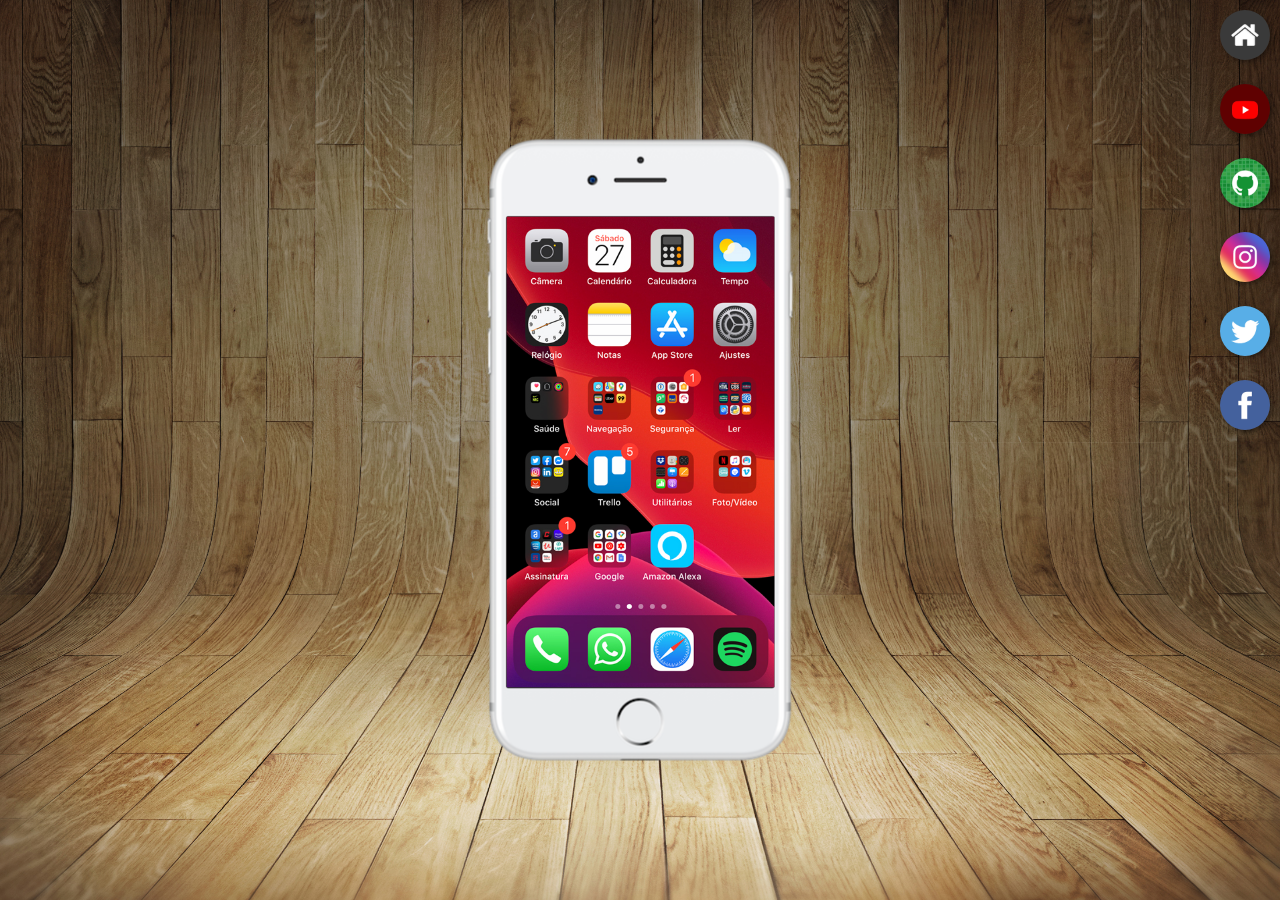
<file: index.html>
<!DOCTYPE html>
<html lang="pt-br">
<head>
    <meta charset="UTF-8">
    <meta http-equiv="X-UA-Compatible" content="IE=edge">
    <meta name="viewport" content="width=device-width, initial-scale=1.0">
    <link rel="shortcut icon" href="favicon.ico" type="image/x-icon">
    <link rel="stylesheet" href="estilos/style.css">
    <title>Projetos Redes Sociais</title>
</head>
<body>
    <main>
        <section id="telefone">
          <iframe src="home.html" name="tela" id="tela" frameborder="0">
            Seu navegador não é compatível com isso!
          </iframe>
        </section>

        <section id="redes-sociais">
            <a href="home.html" target="tela"><img src="imagens/logo-home.jpg" alt="Home"></a> <br>
            <a href="youtube.html" target="tela">
                <img src="imagens/logo-youtube.jpg" alt="You Tube">
            </a> <br>
            <a href="github.html" target="tela"> <img src="imagens/logo-github.jpg" alt="GitHub"></a> <br>
            <a href="instagram.html" target="tela"><img src="imagens/logo-instagram.jpg" alt="Instagram"></a> <br>
            <a href="twitter.html" target="tela"><img src="imagens/logo-twitter.jpg" alt="Twitter"></a> <br>
            <a href="facebook.html" target="tela"><img src="imagens/logo-facebook.jpg" alt="Facebook"></a>


        </section>
    </main>
</body>
</html>
</file>
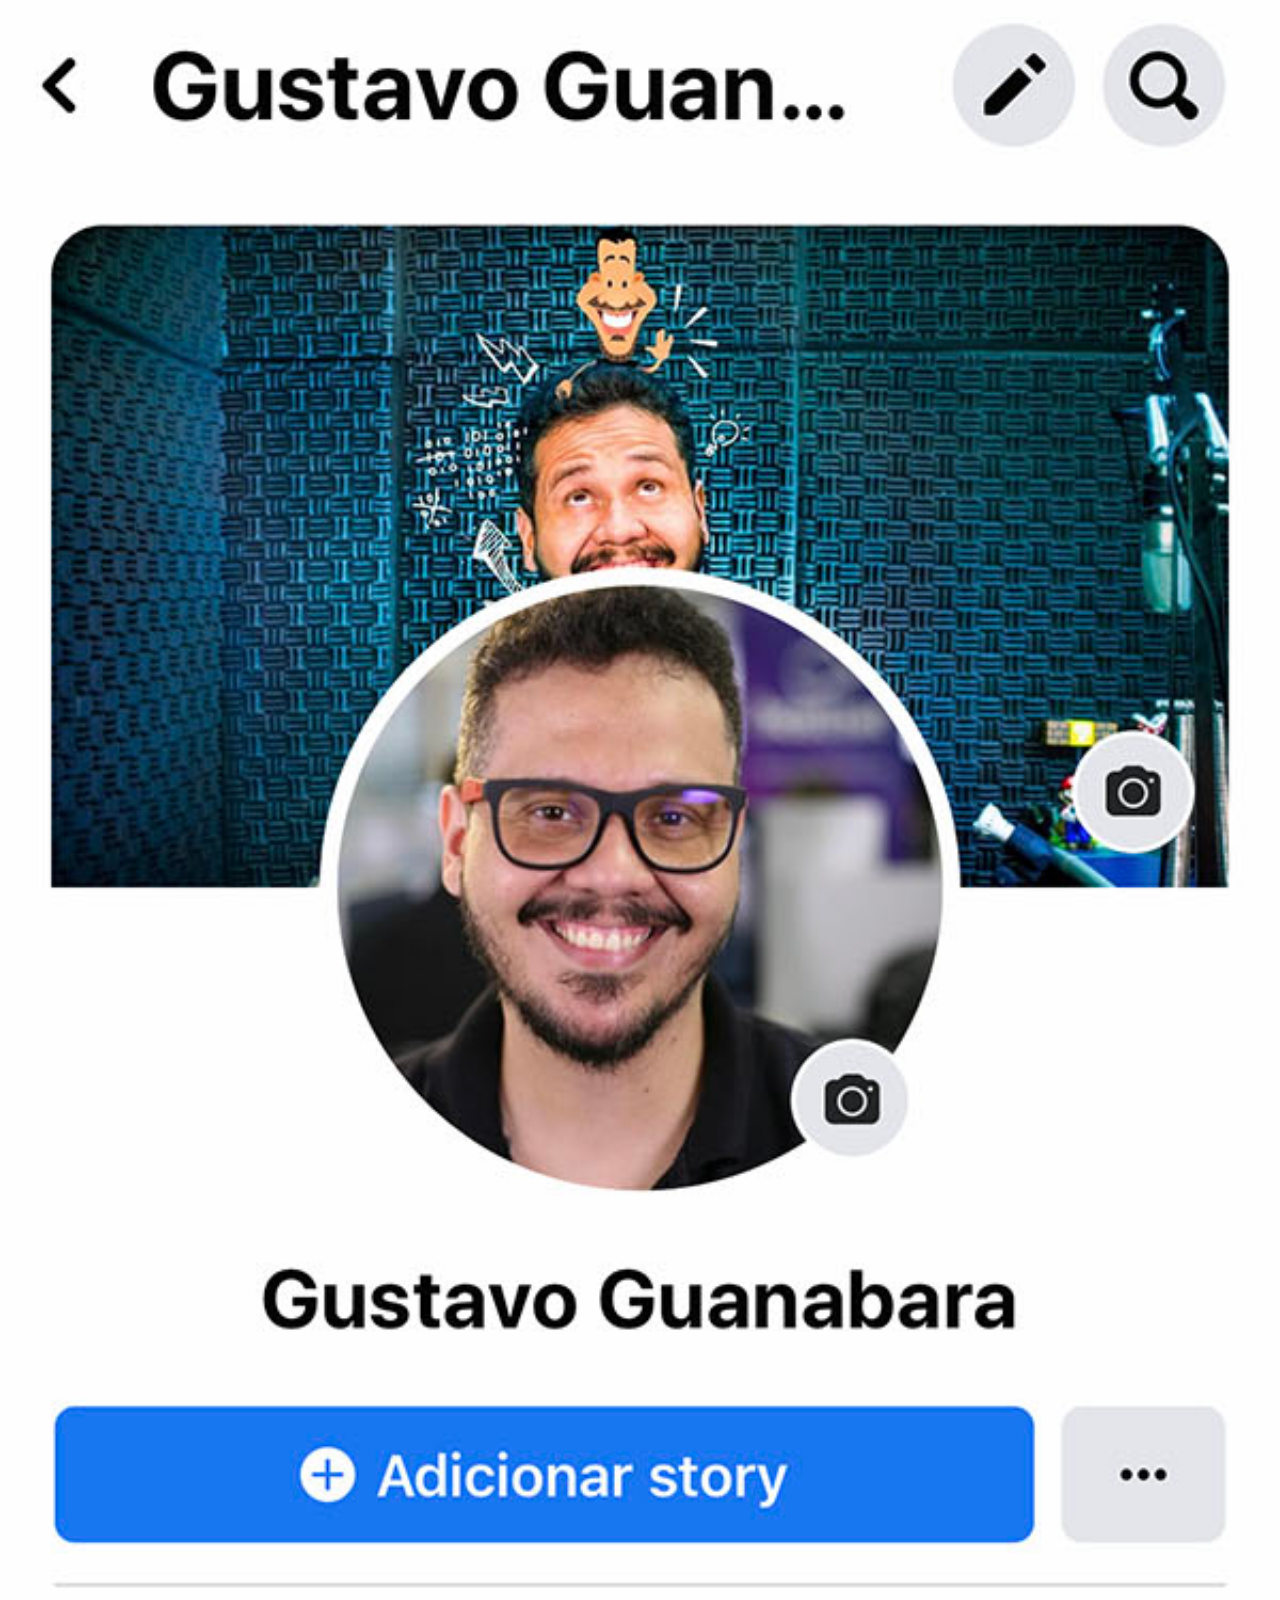
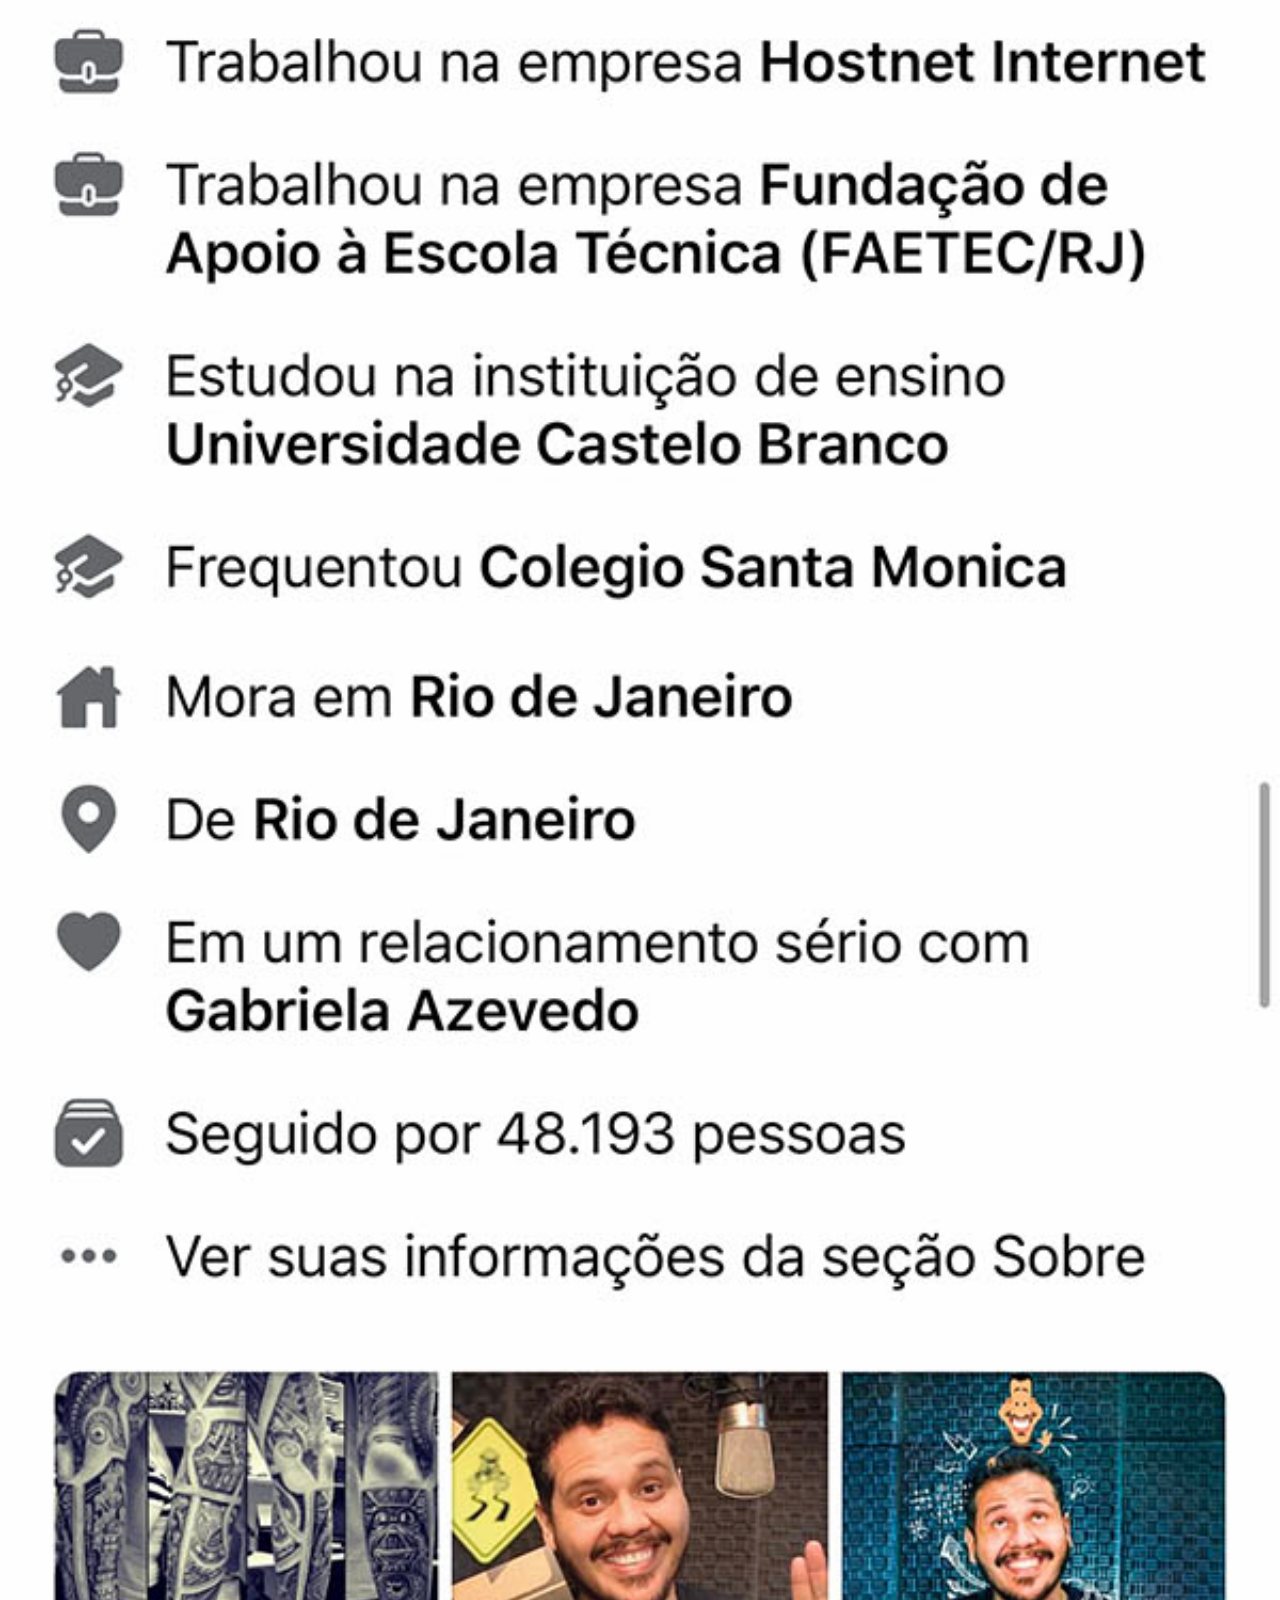
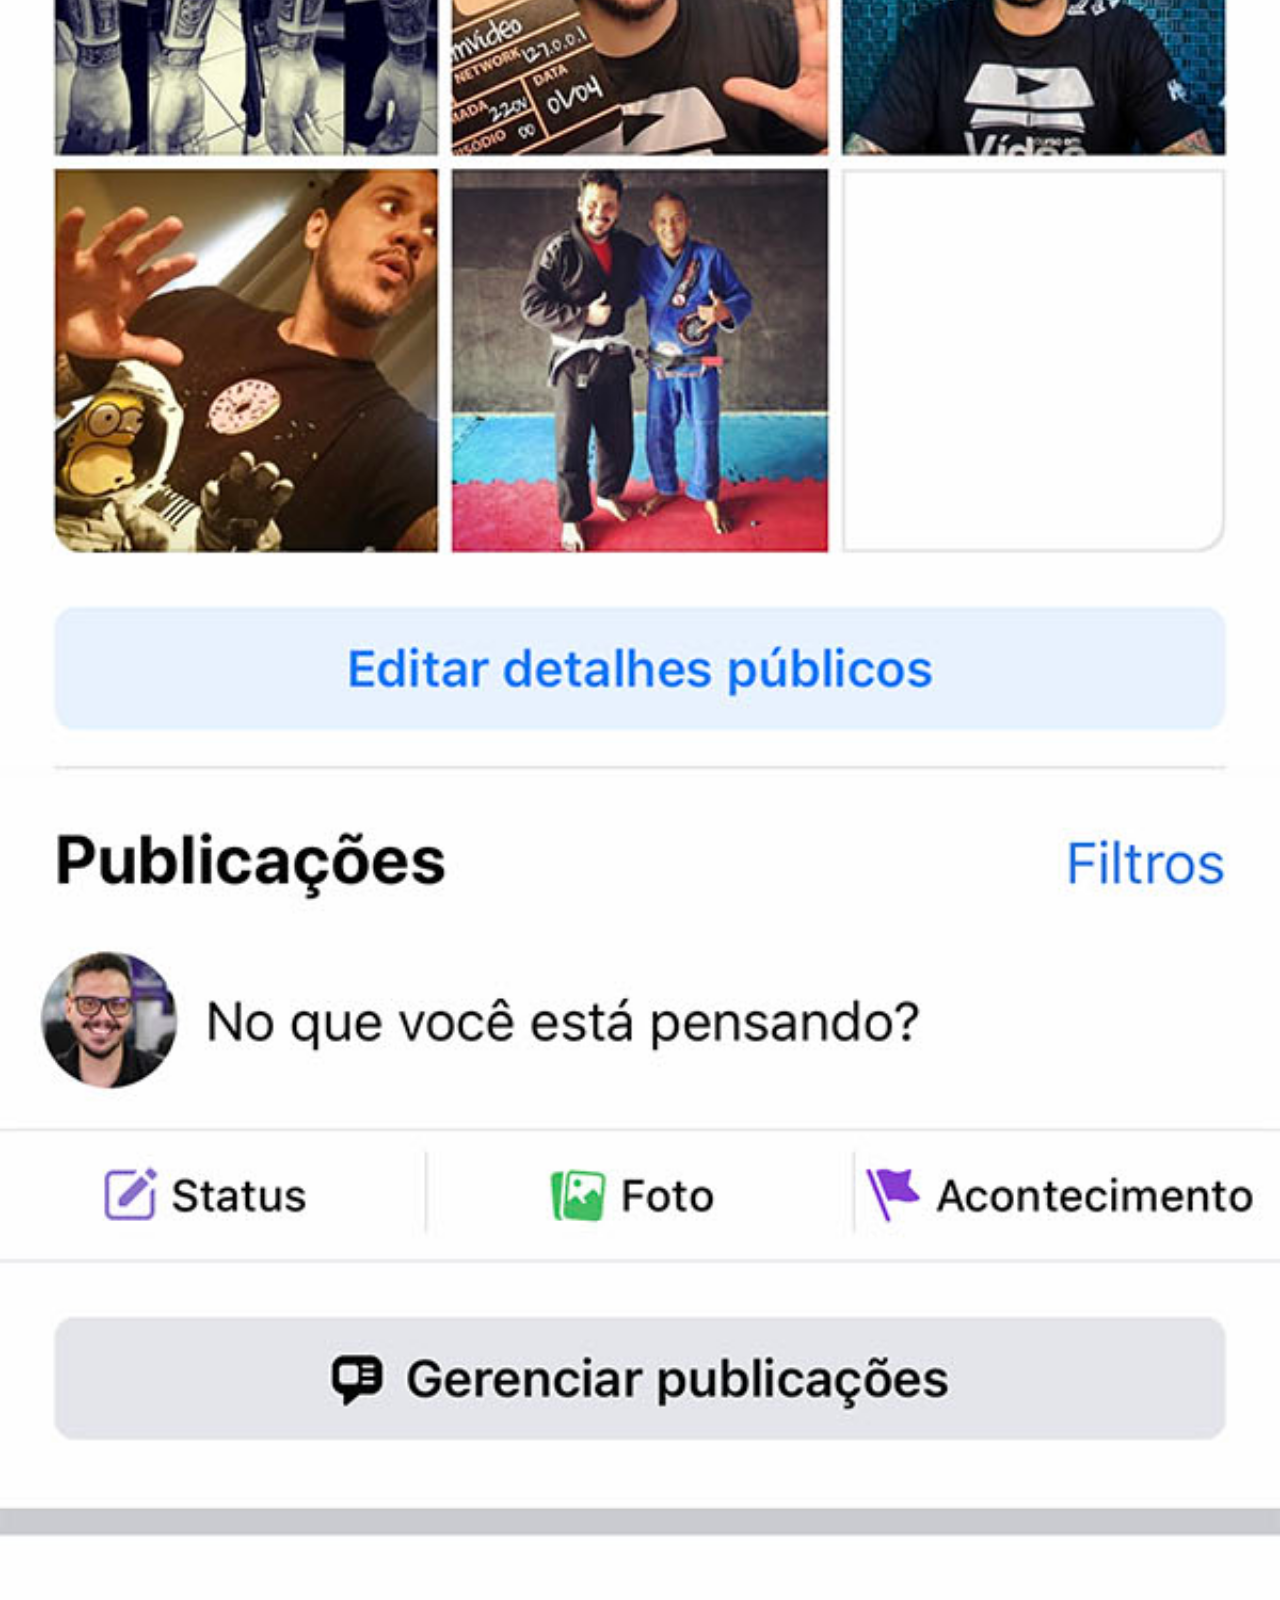
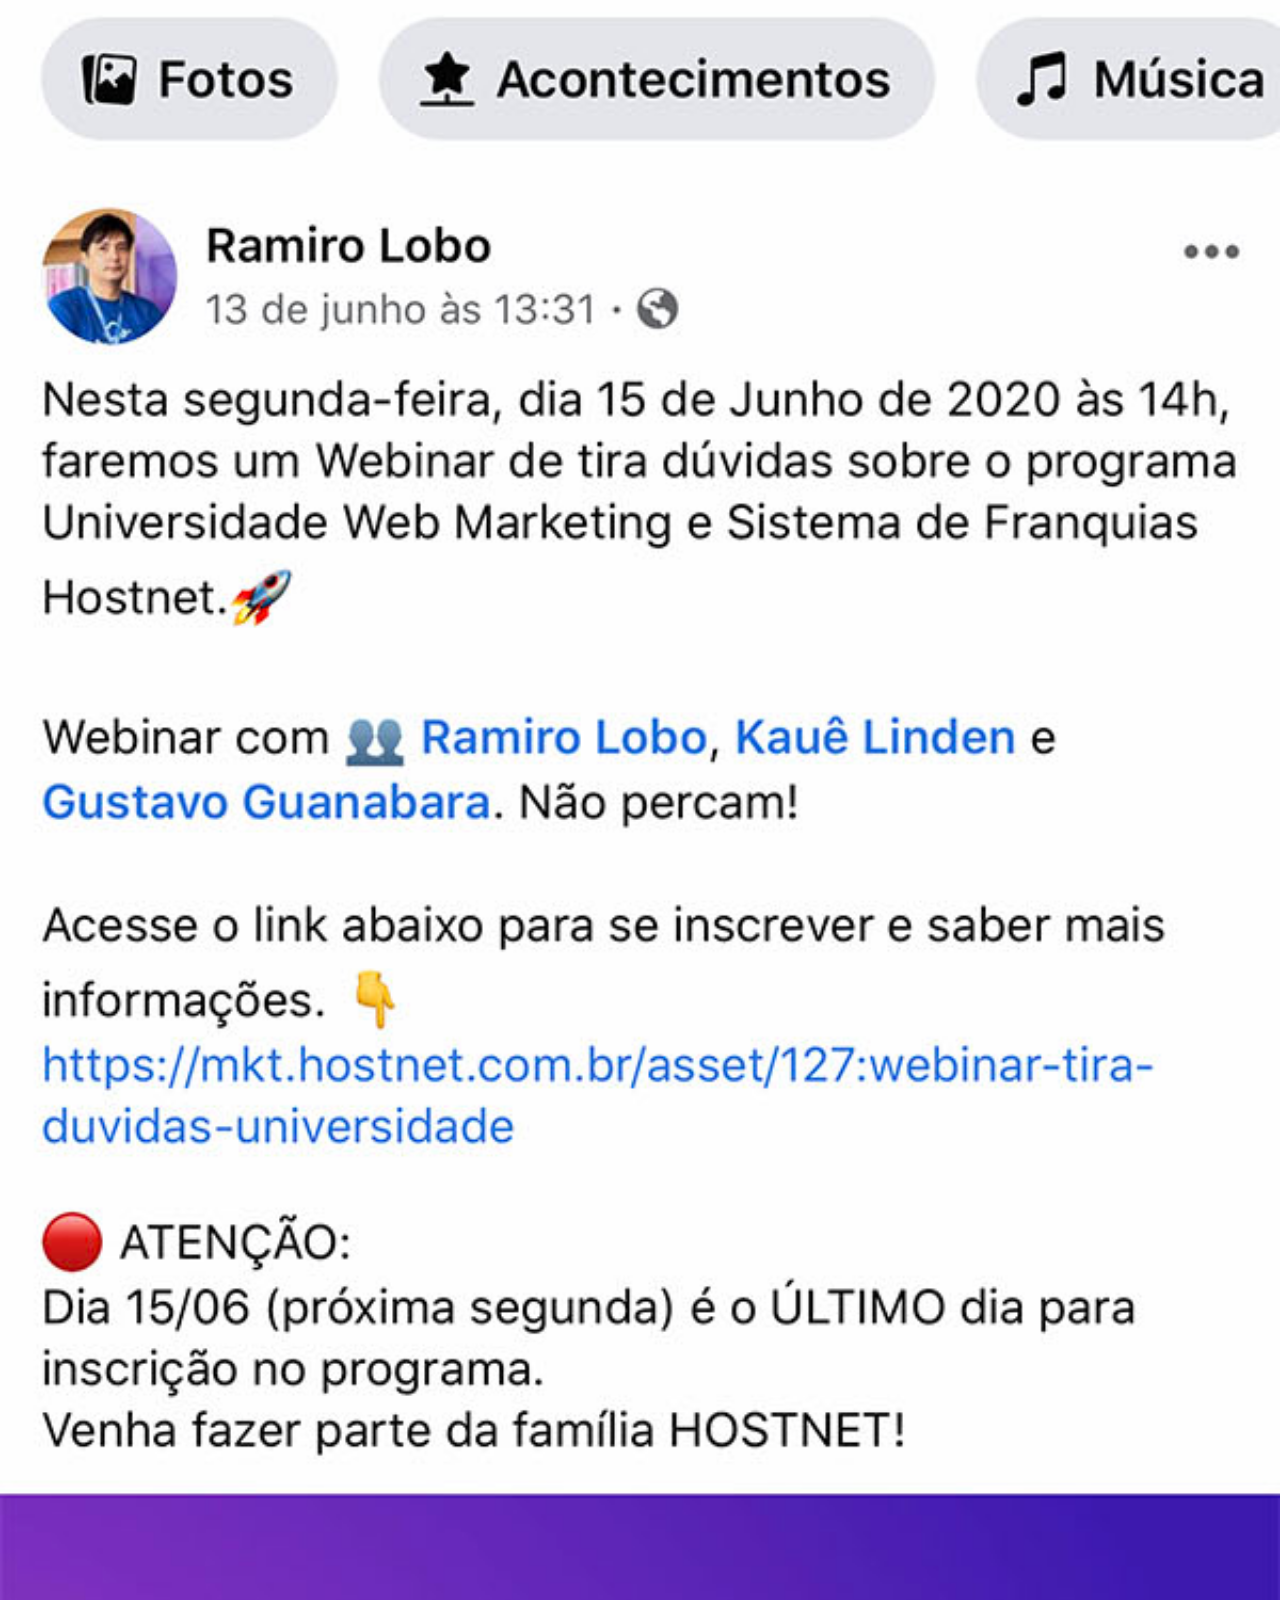
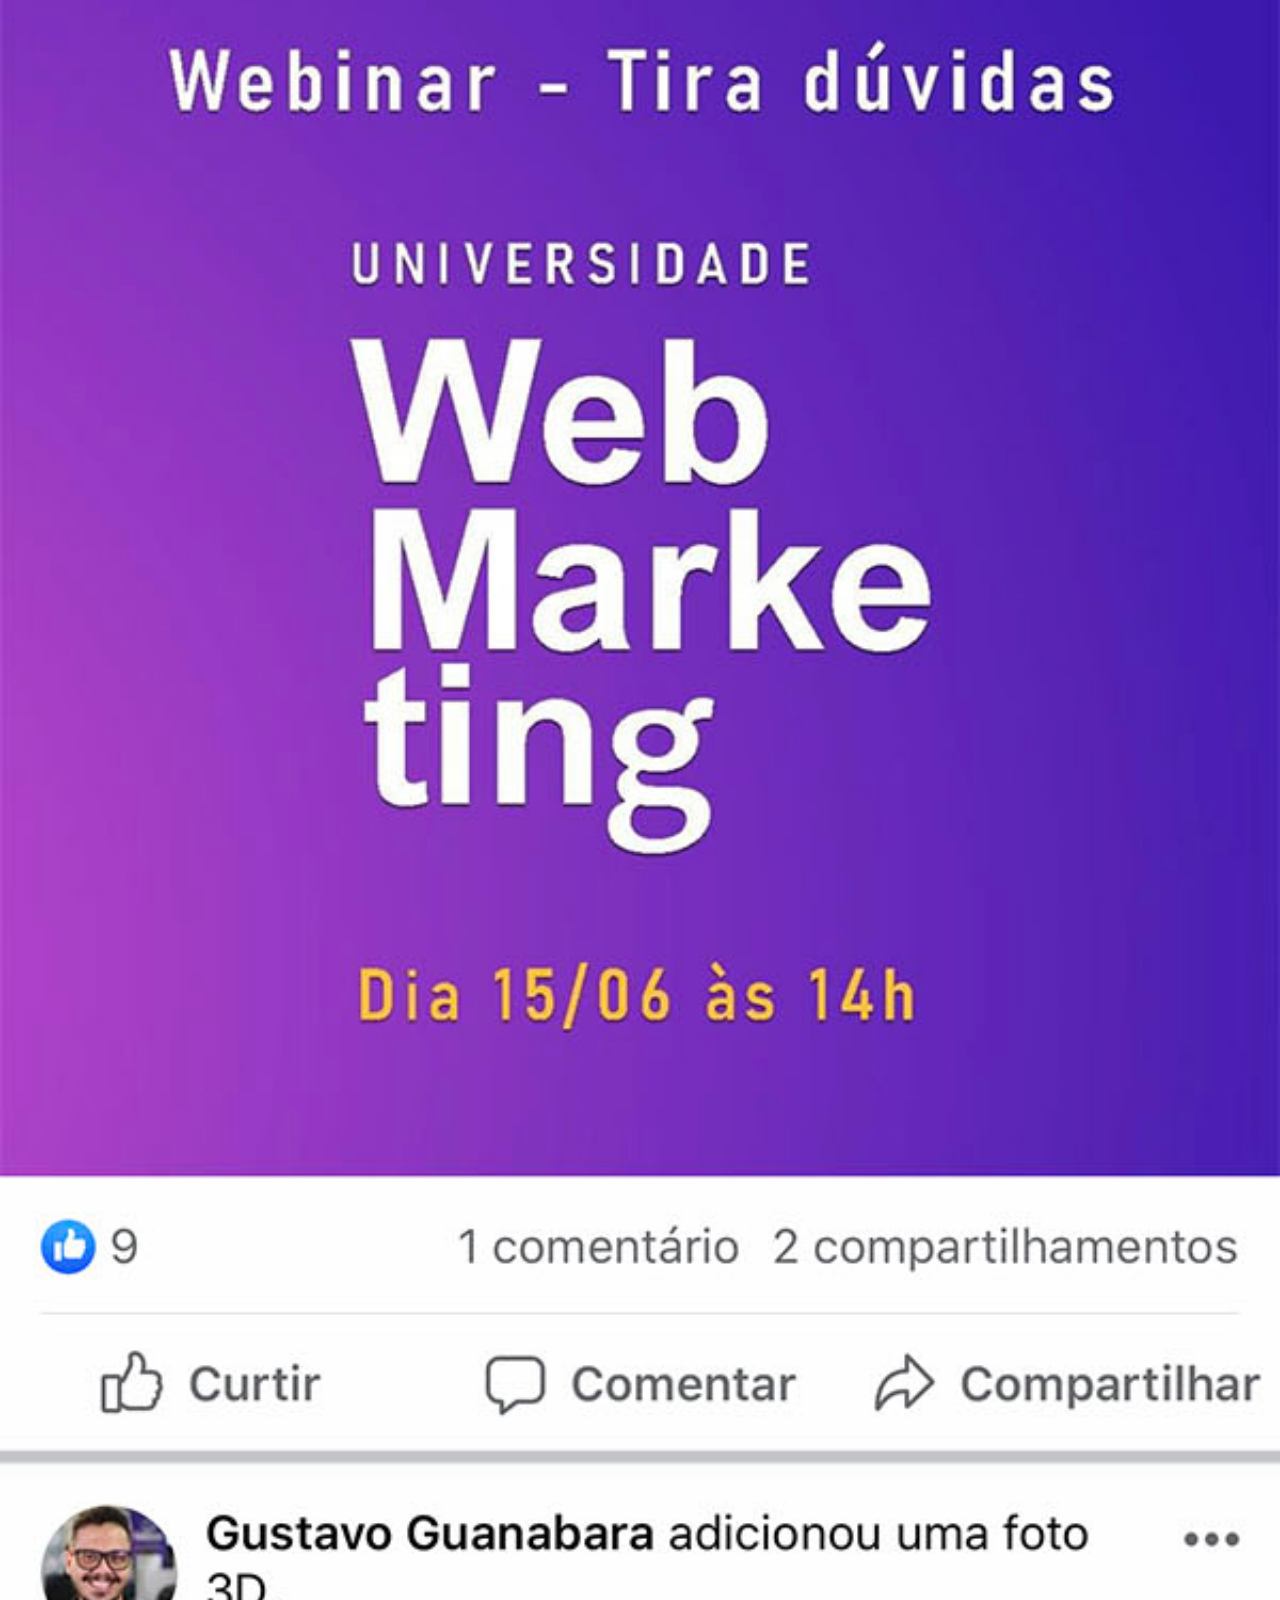
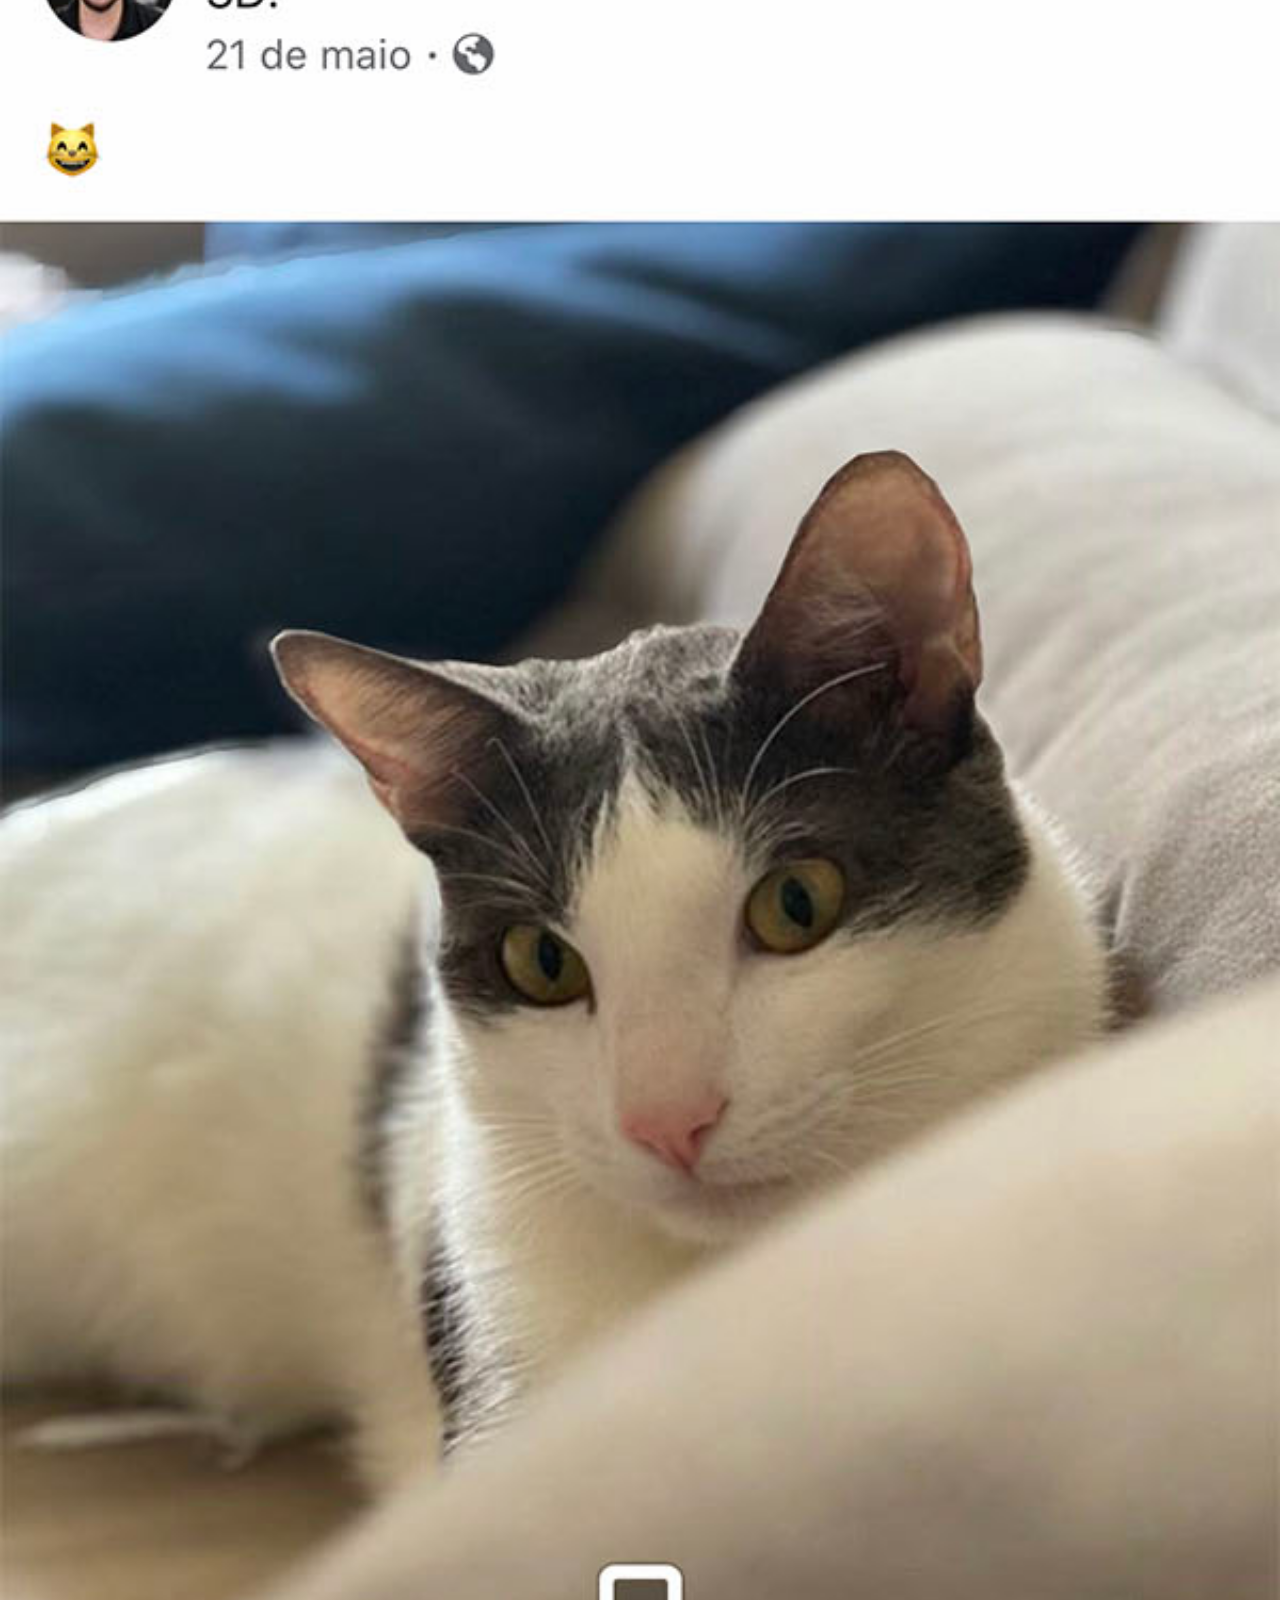
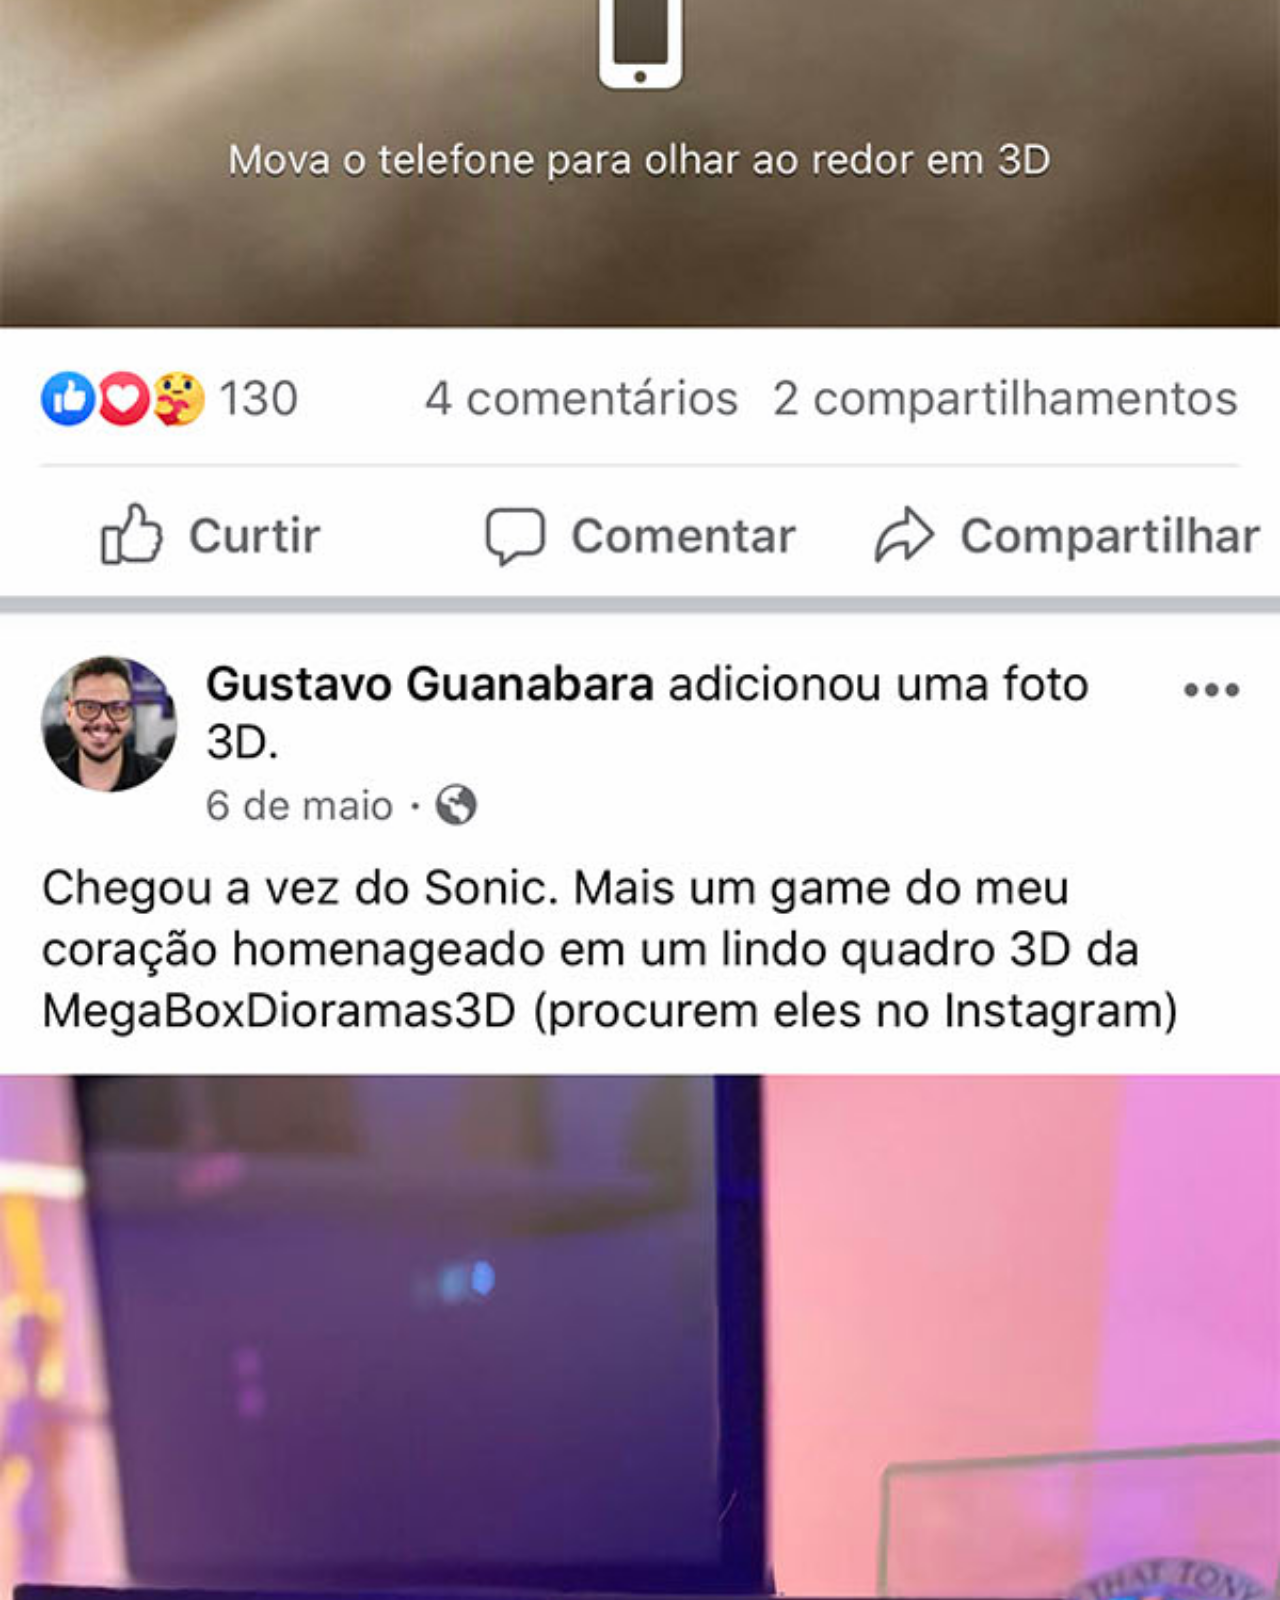
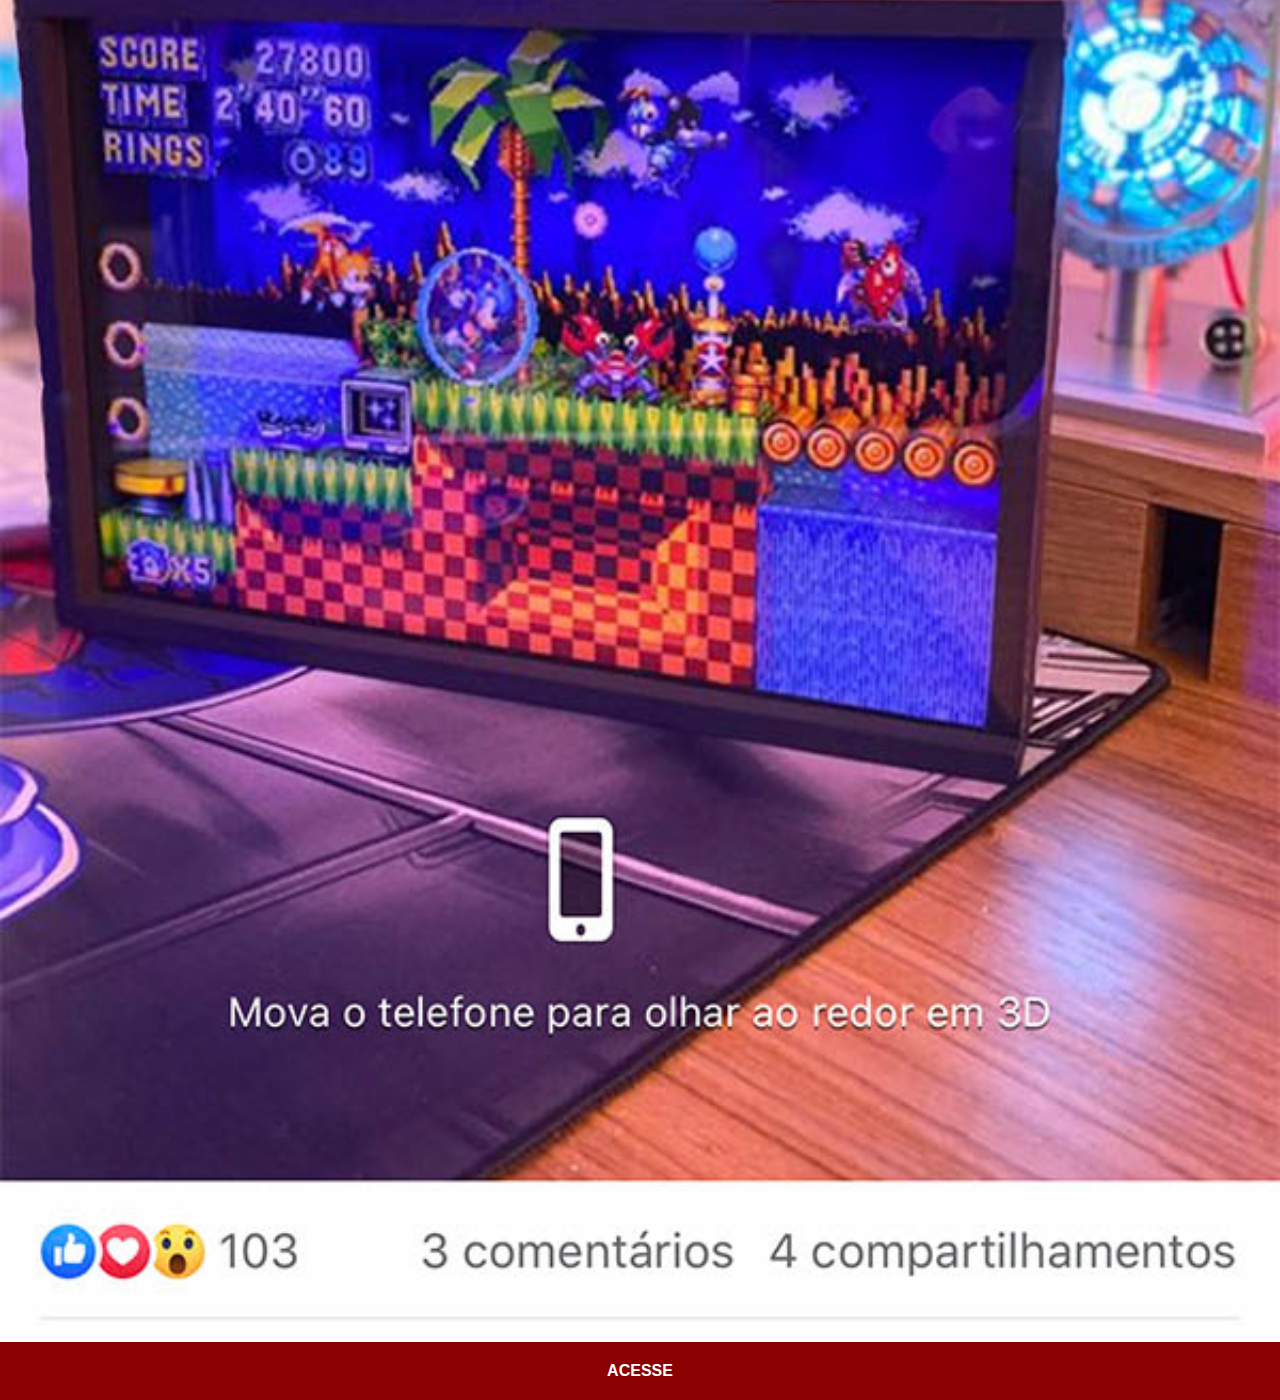
<file: facebook.html>
<!DOCTYPE html>
<html lang="pt-br">
<head>
    <meta charset="UTF-8">
    <meta http-equiv="X-UA-Compatible" content="IE=edge">
    <meta name="viewport" content="width=device-width, initial-scale=1.0">
    <title>Facebook</title>
    <link rel="stylesheet" href="estilos/social.css">
</head>
<body>
    <img src="imagens/tela-facebook.jpg" alt="Facebook">
    <a href="https://www.facebook.com.br" target="_blank">ACESSE</a>
</body>
</html>
</file>
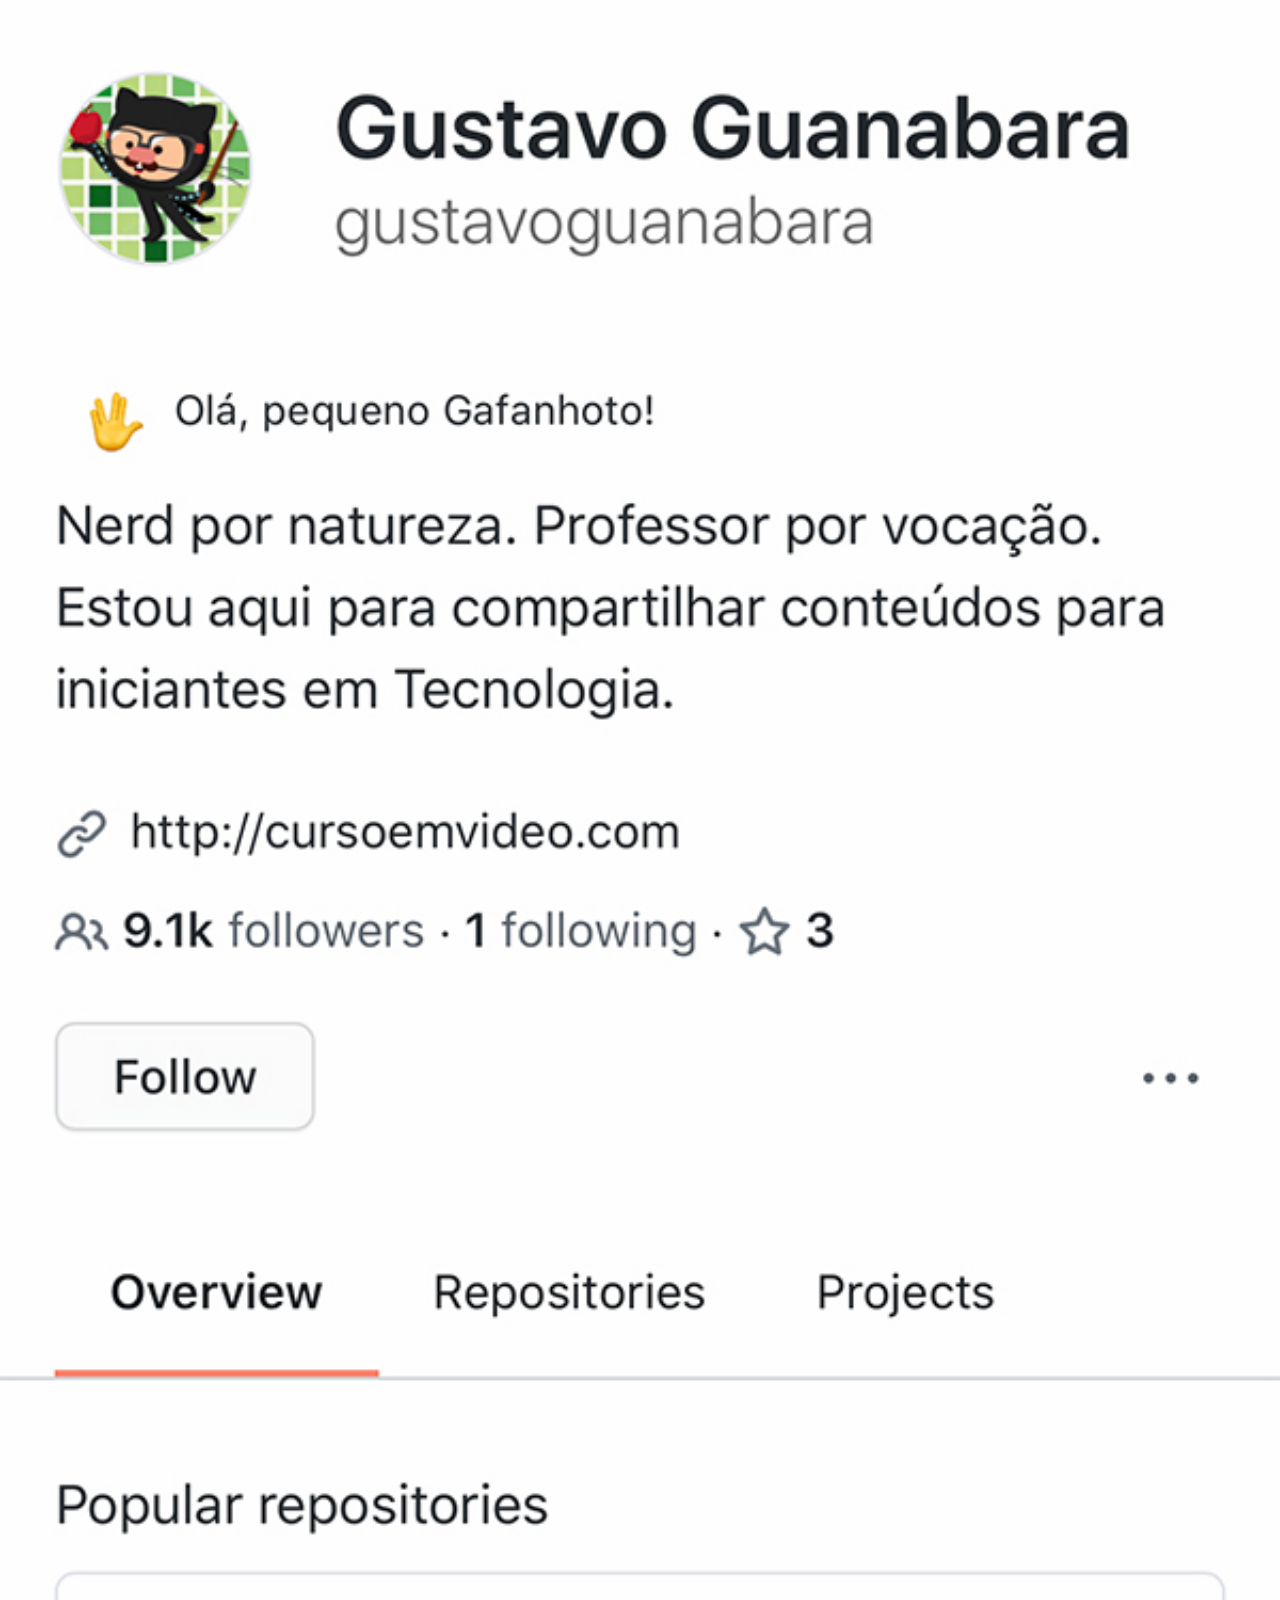
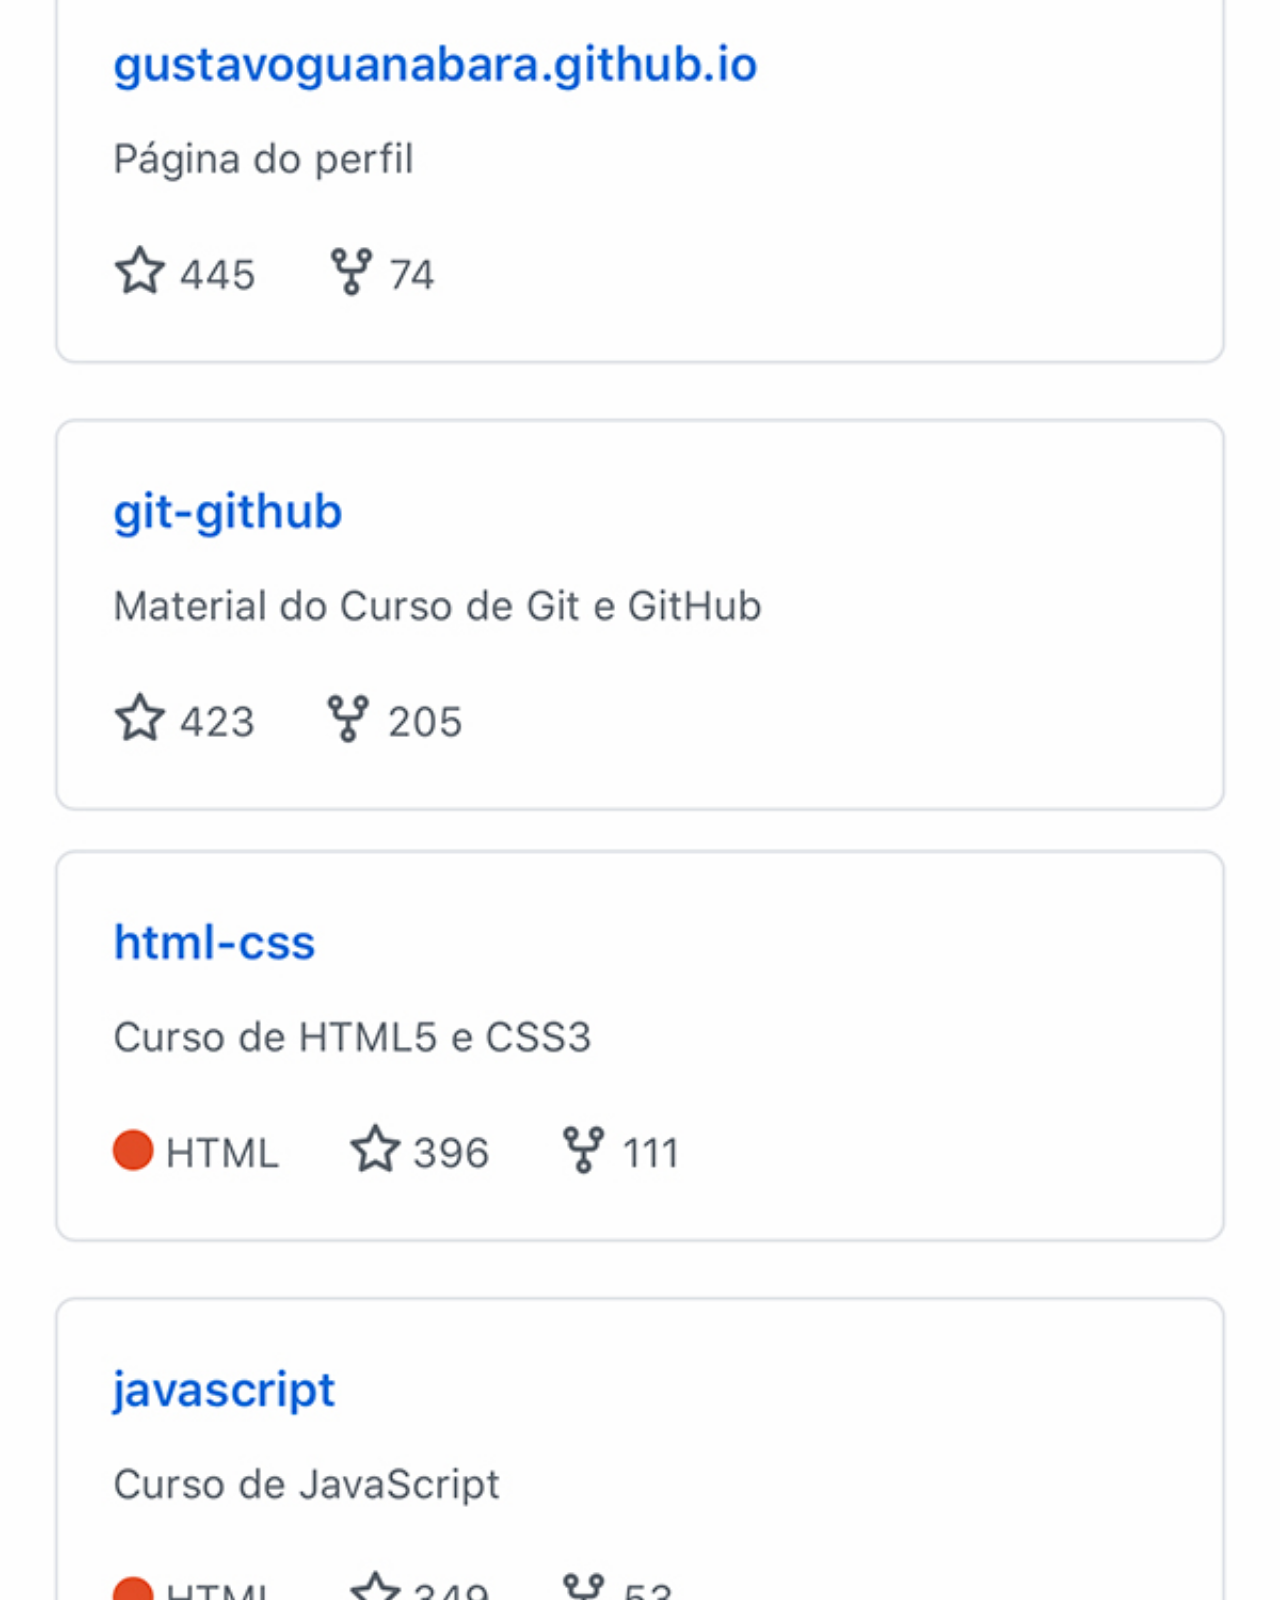
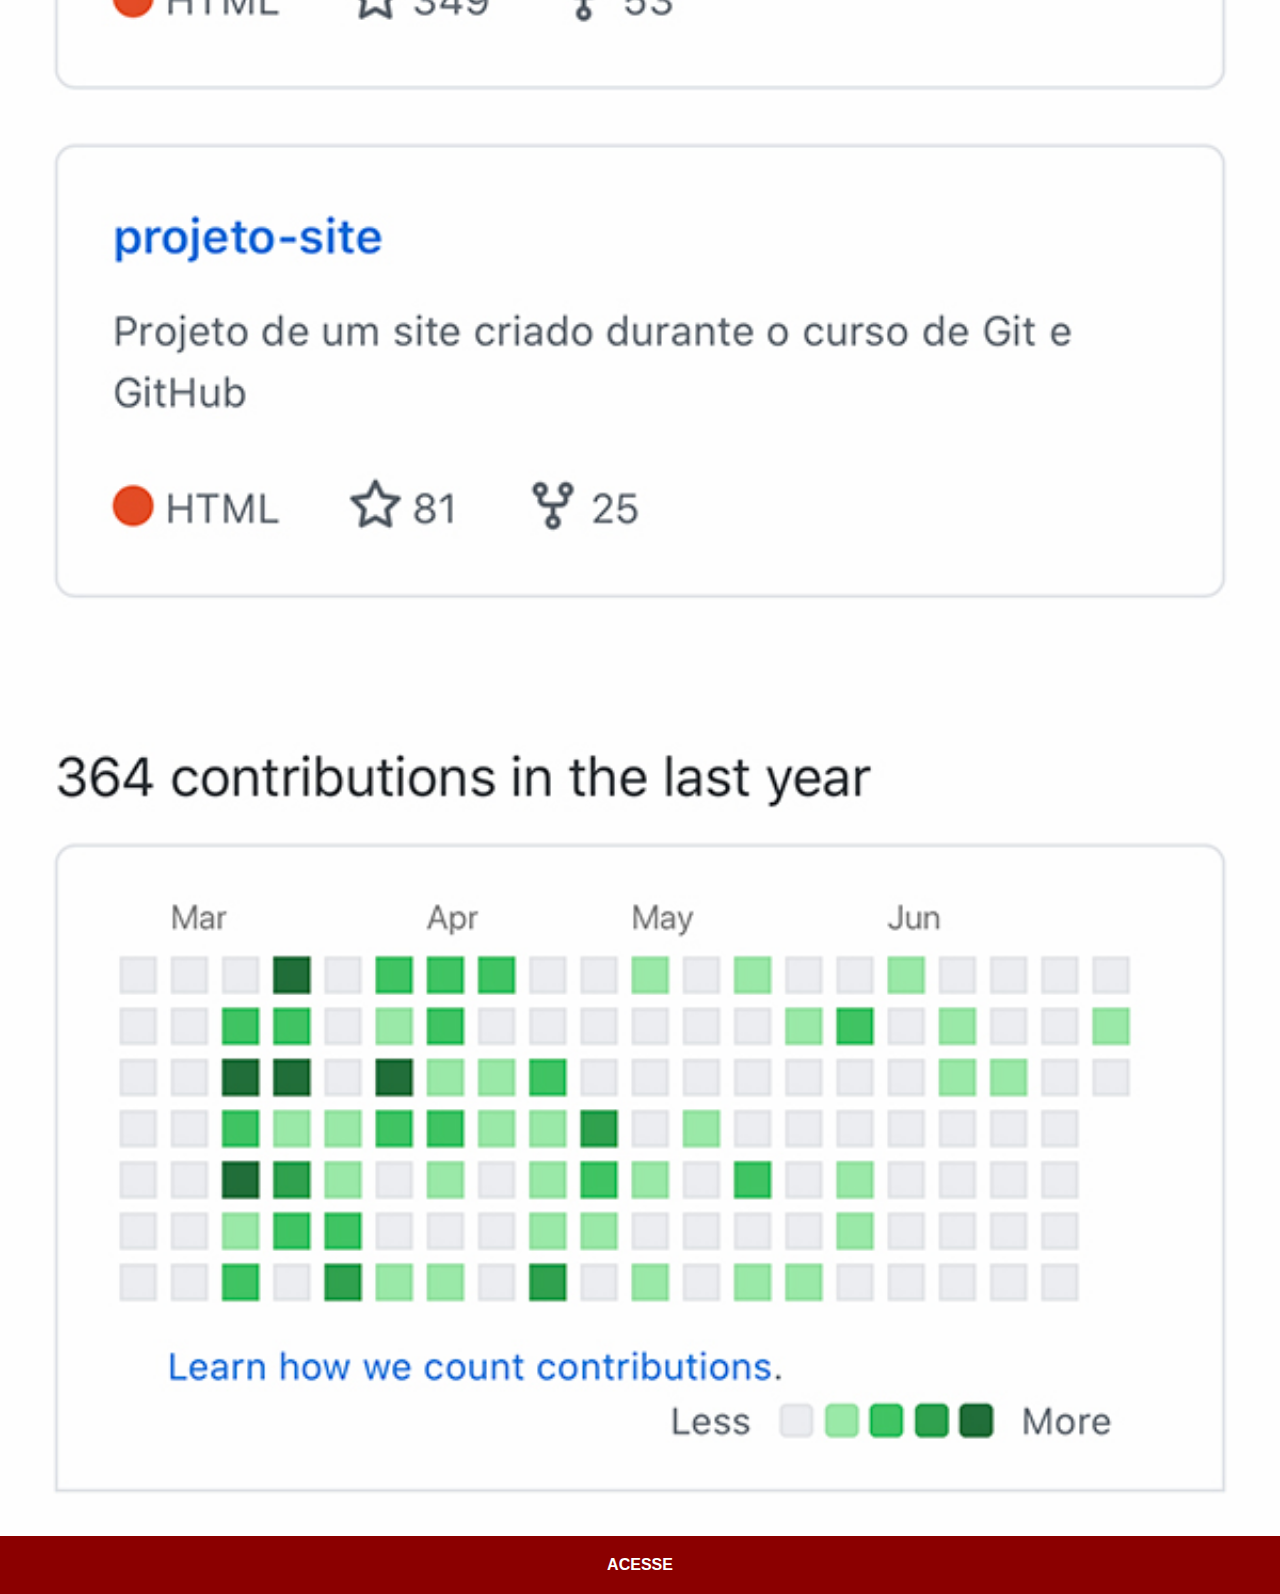
<file: github.html>
<!DOCTYPE html>
<html lang="pt-br">
<head>
    <meta charset="UTF-8">
    <meta http-equiv="X-UA-Compatible" content="IE=edge">
    <meta name="viewport" content="width=device-width, initial-scale=1.0">
    <link rel="stylesheet" href="estilos/social.css">
    <title>GitHub</title>
</head>
<body>
    <img src="imagens/tela-github.jpg" alt="GitHub">
    <a href="https://github.gustavoguanabara/"target="-blank">ACESSE</a>
    
</body>
</html>
</file>
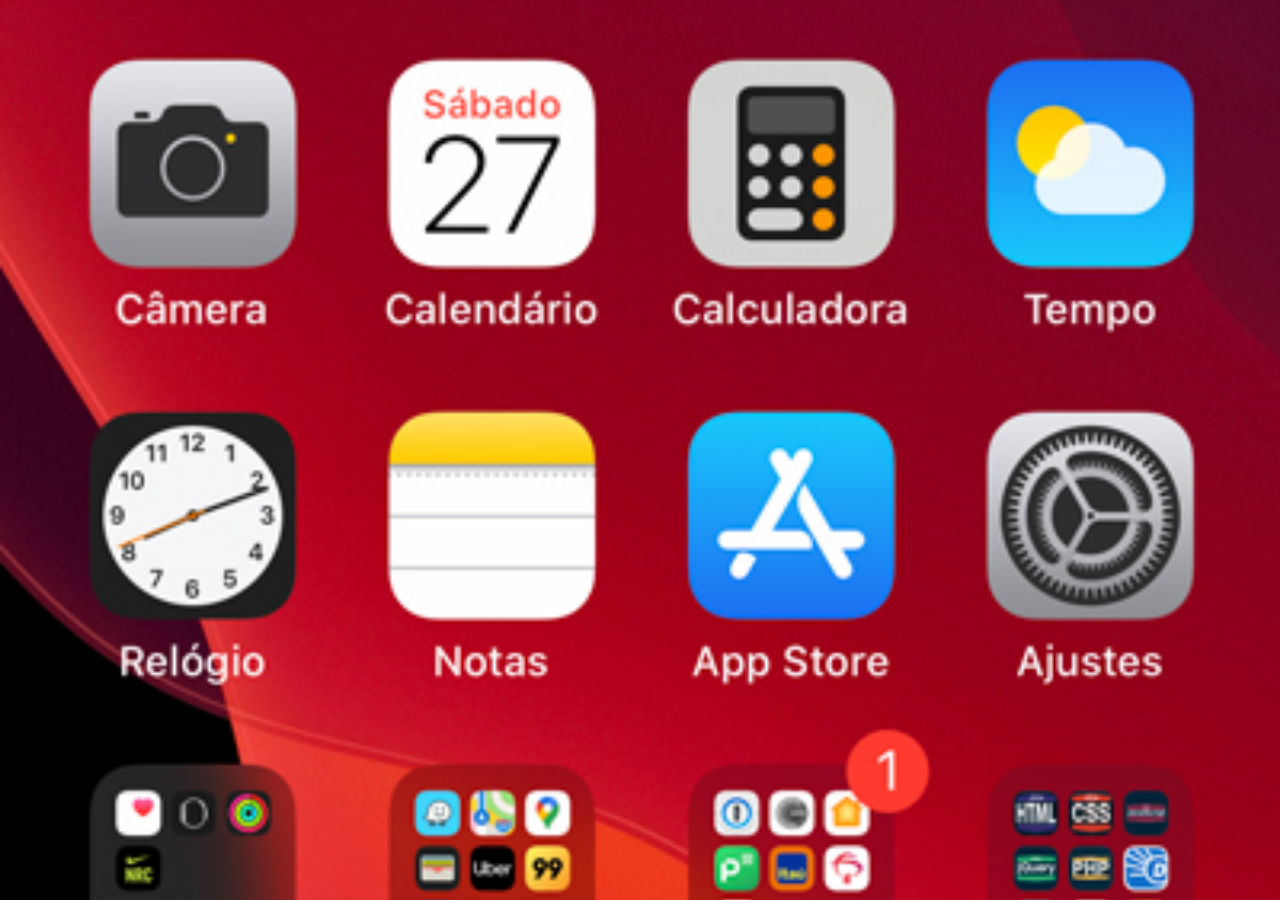
<file: home.html>
<!DOCTYPE html>
<html lang="pt-br">
<head>
    <meta charset="UTF-8">
    <meta http-equiv="X-UA-Compatible" content="IE=edge">
    <meta name="viewport" content="width=device-width, initial-scale=1.0">
    <title>Home</title>
    <style>
        * {
            margin: 0px;
            padding: 0px;

        }
        body {
            width: 100vw;
            height: 100vh;
            background: black url(imagens/tela-home.jpg) no-repeat top center; 
            background-size: cover;
        }
    </style>
</head>
<body>
    
</body>
</html>
</file>
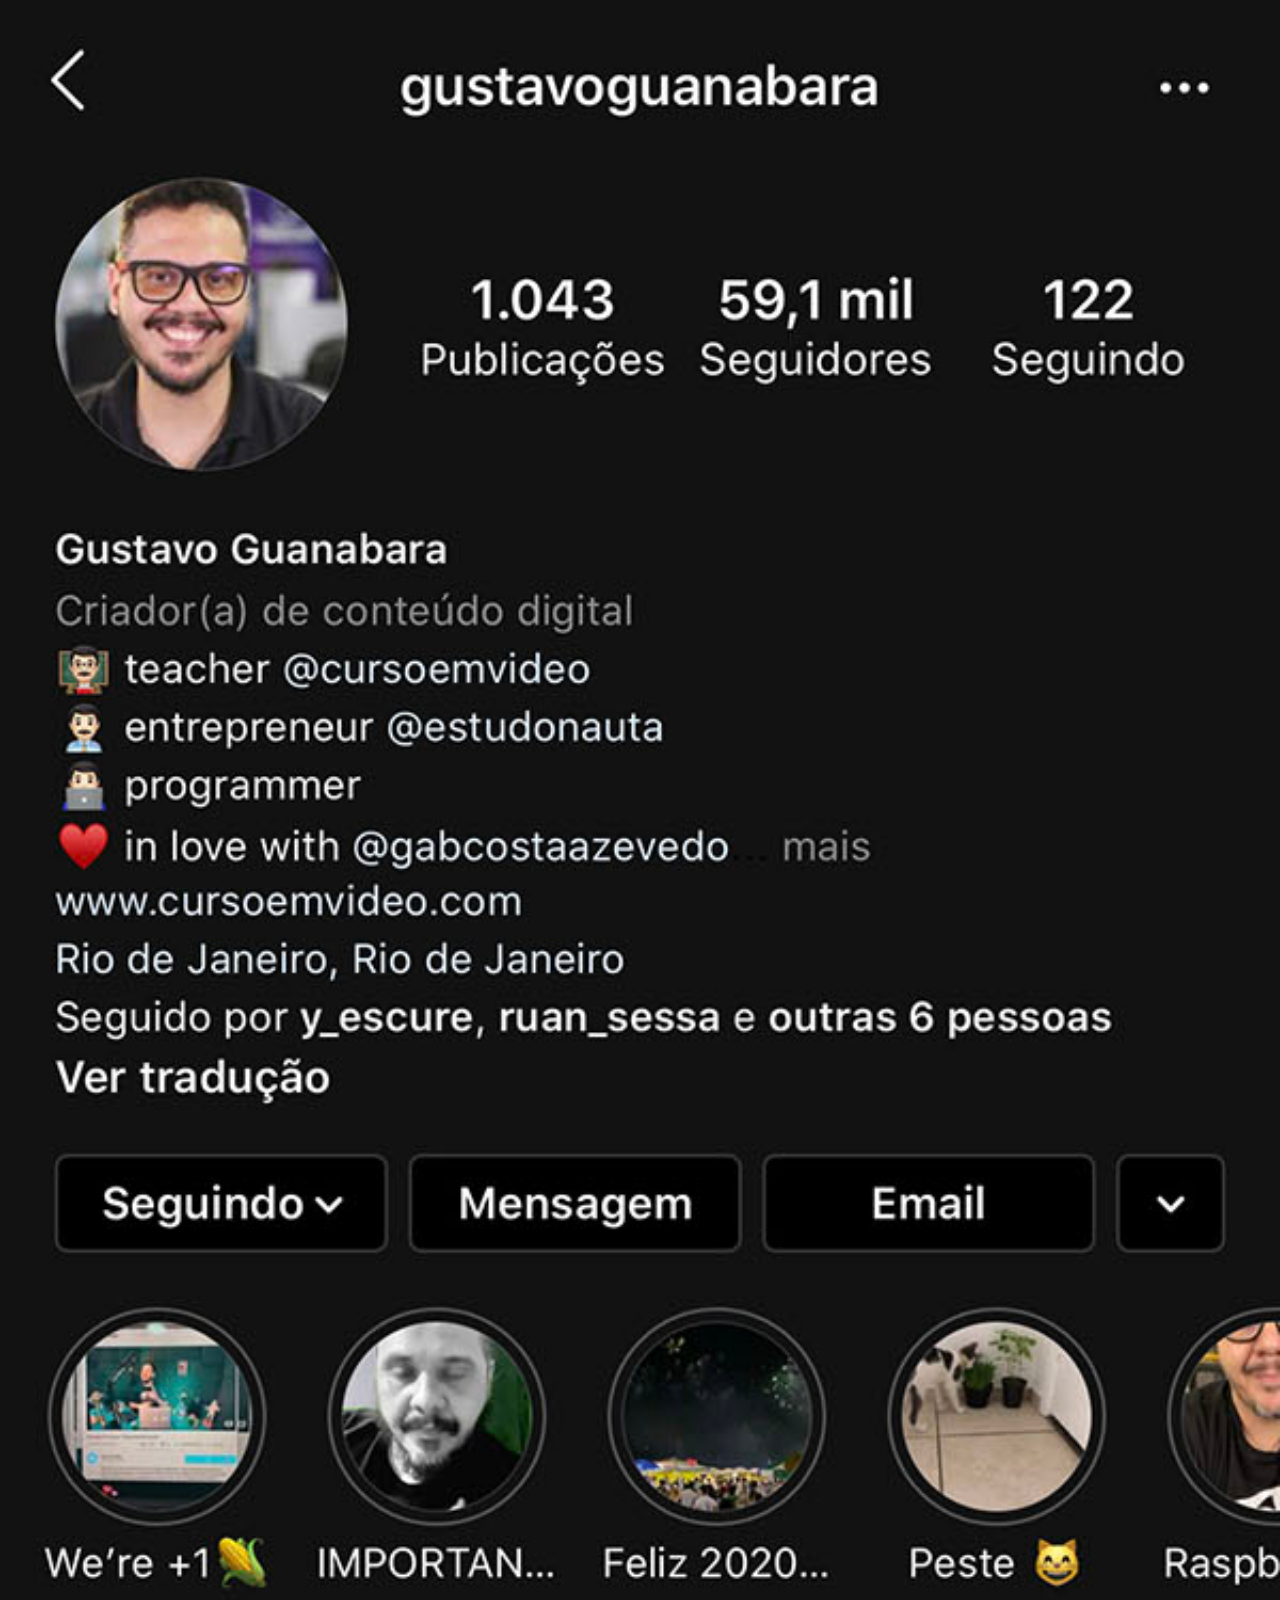
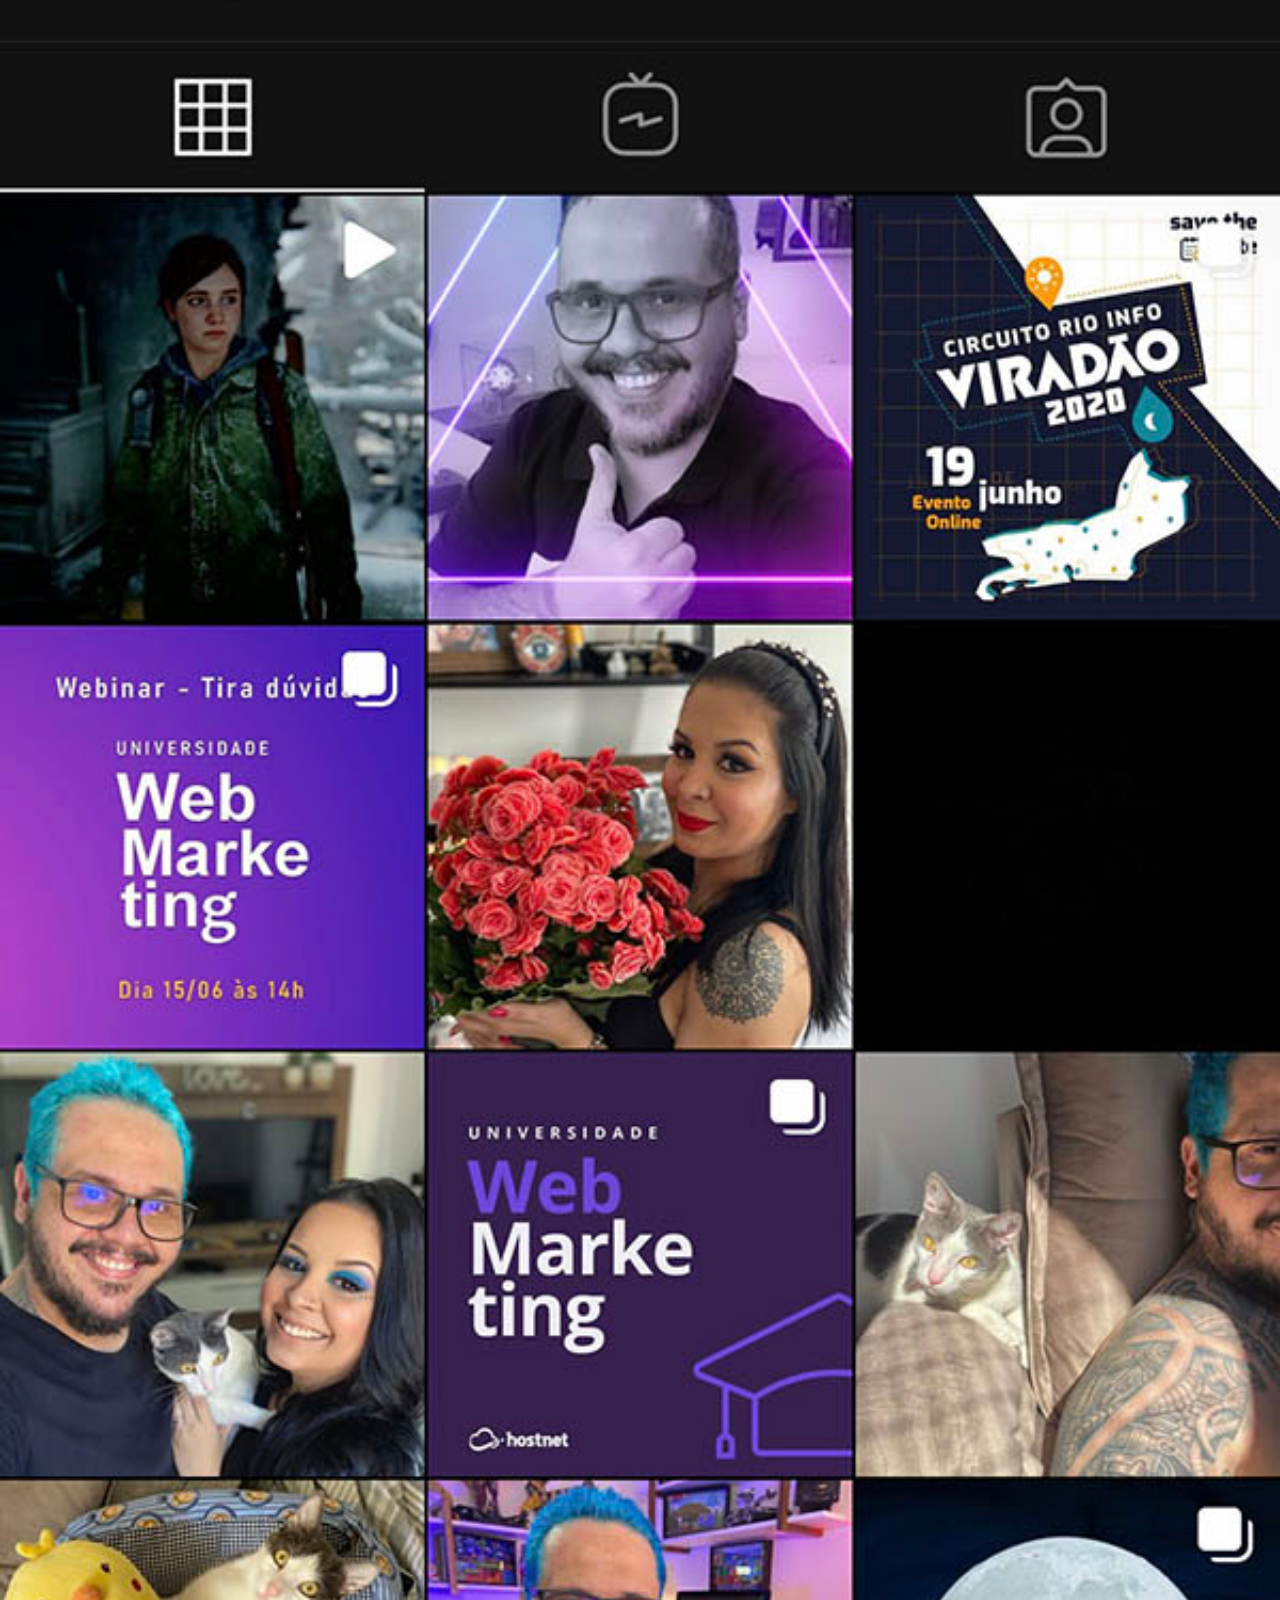
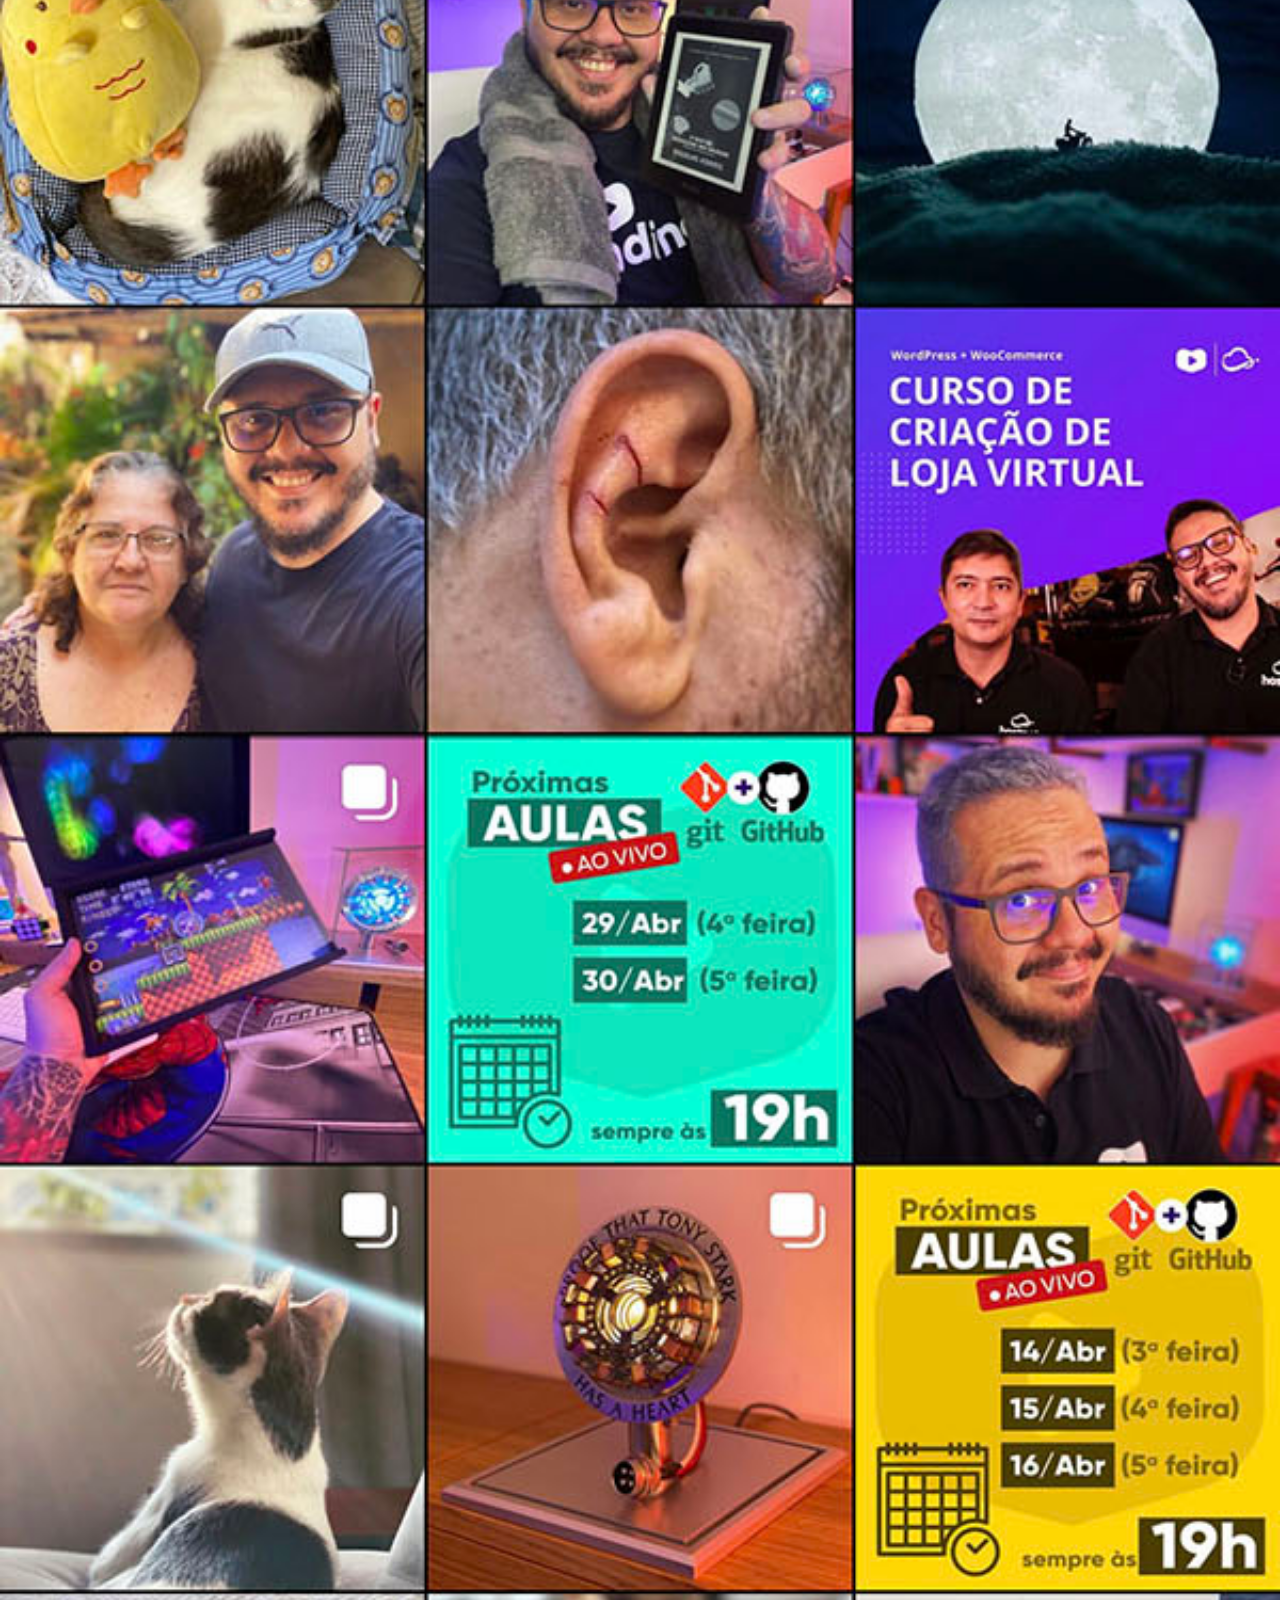
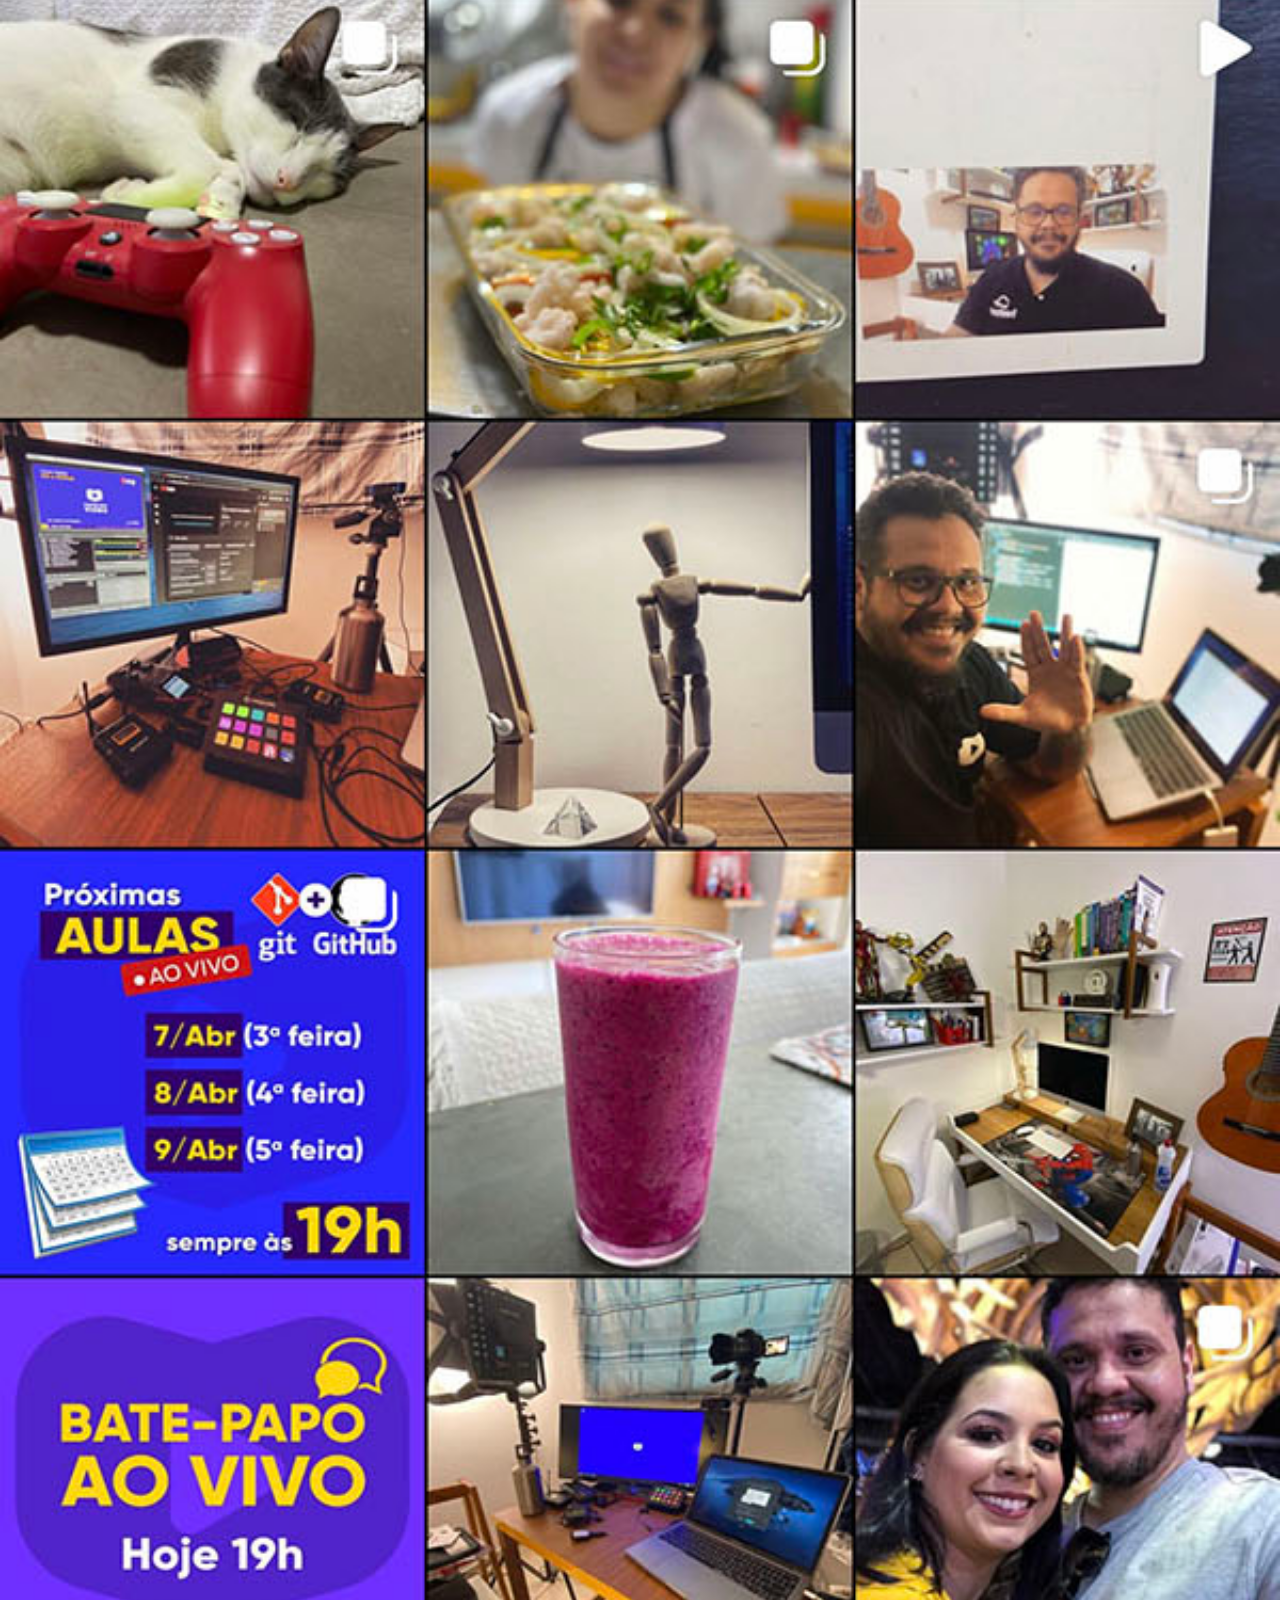
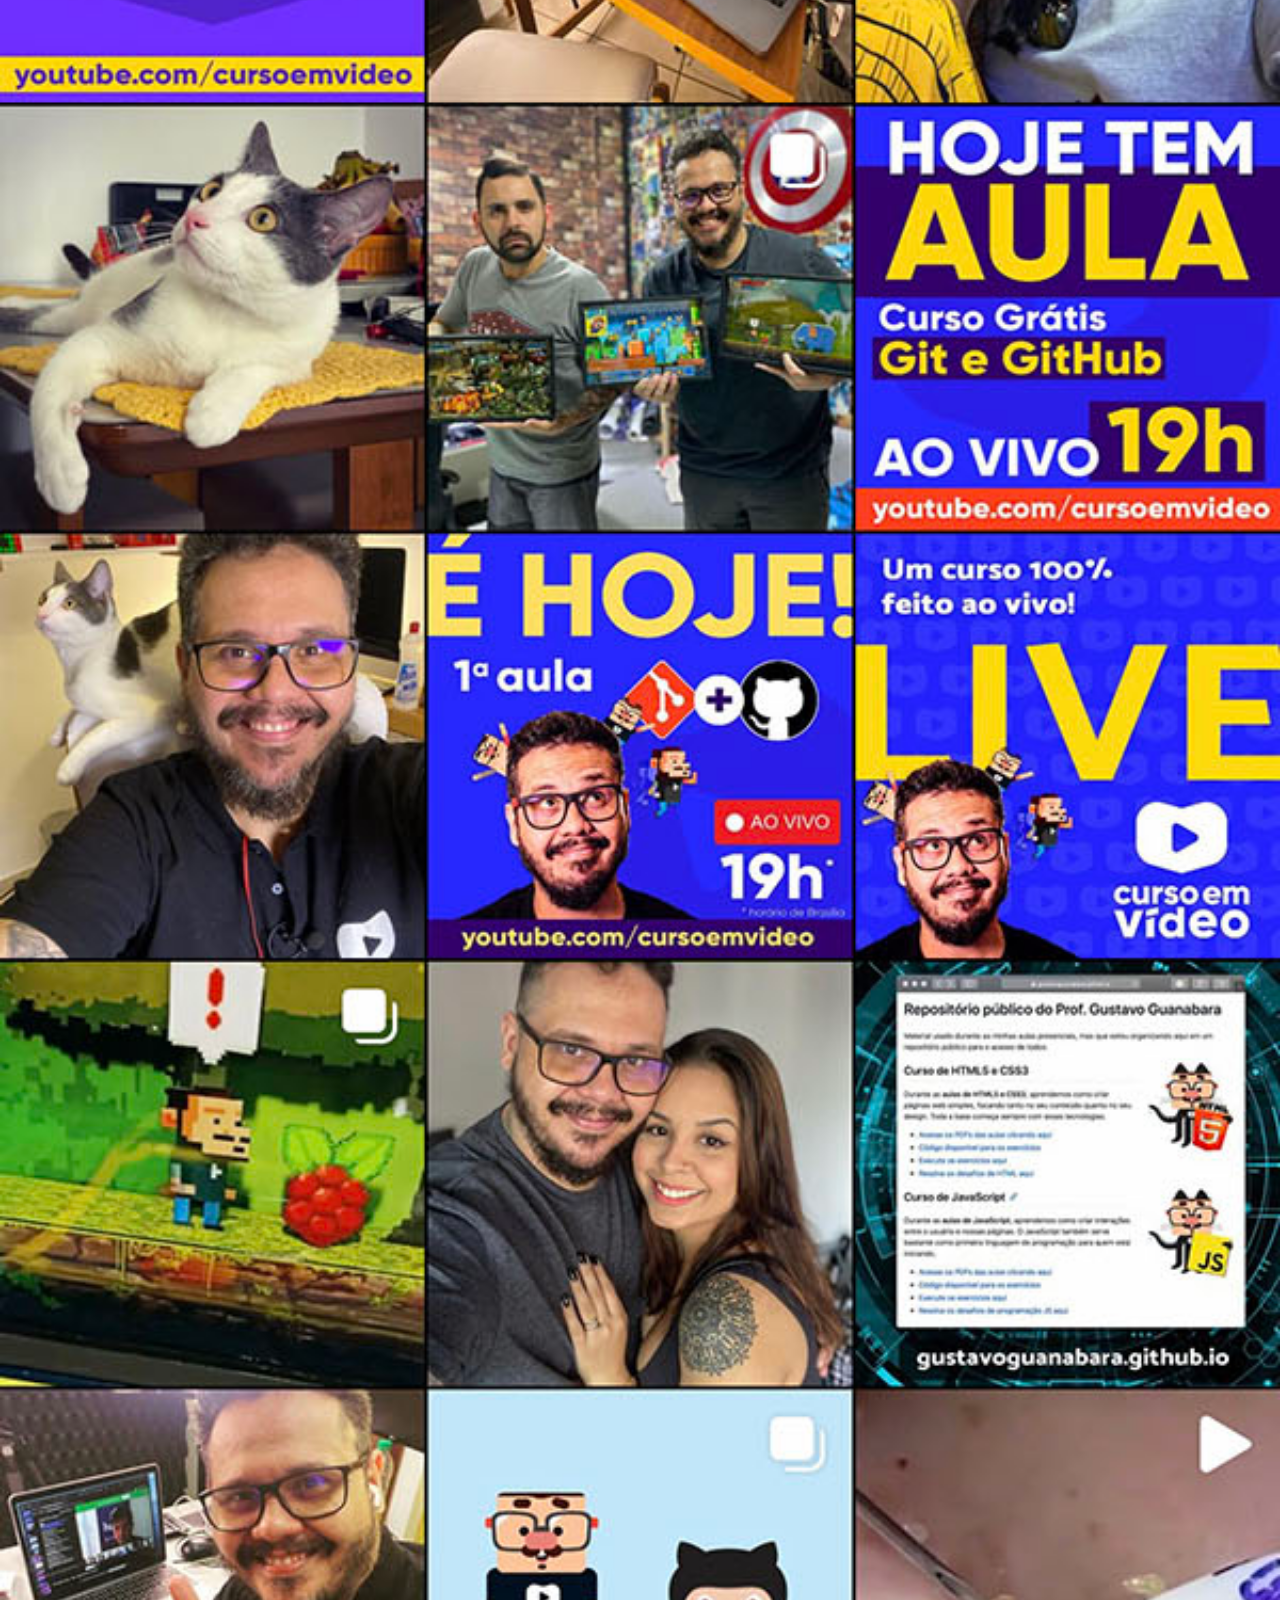
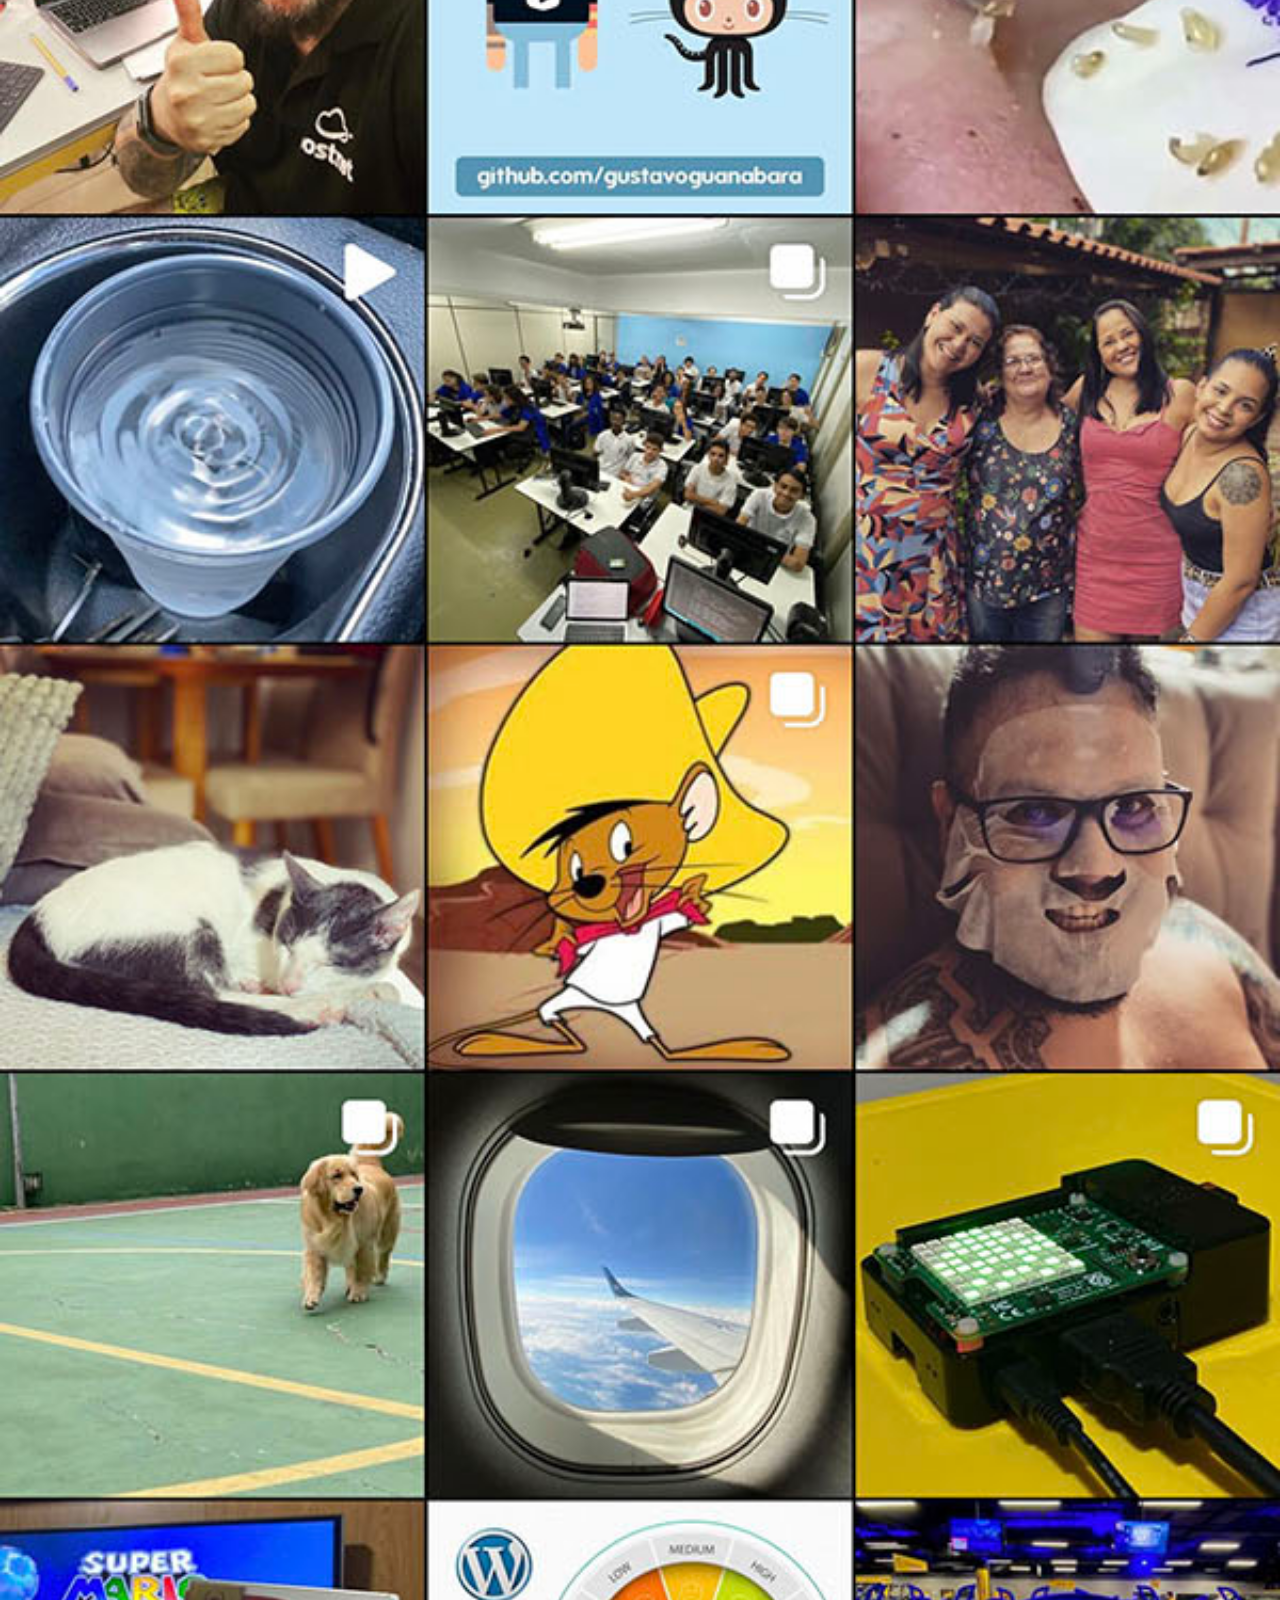
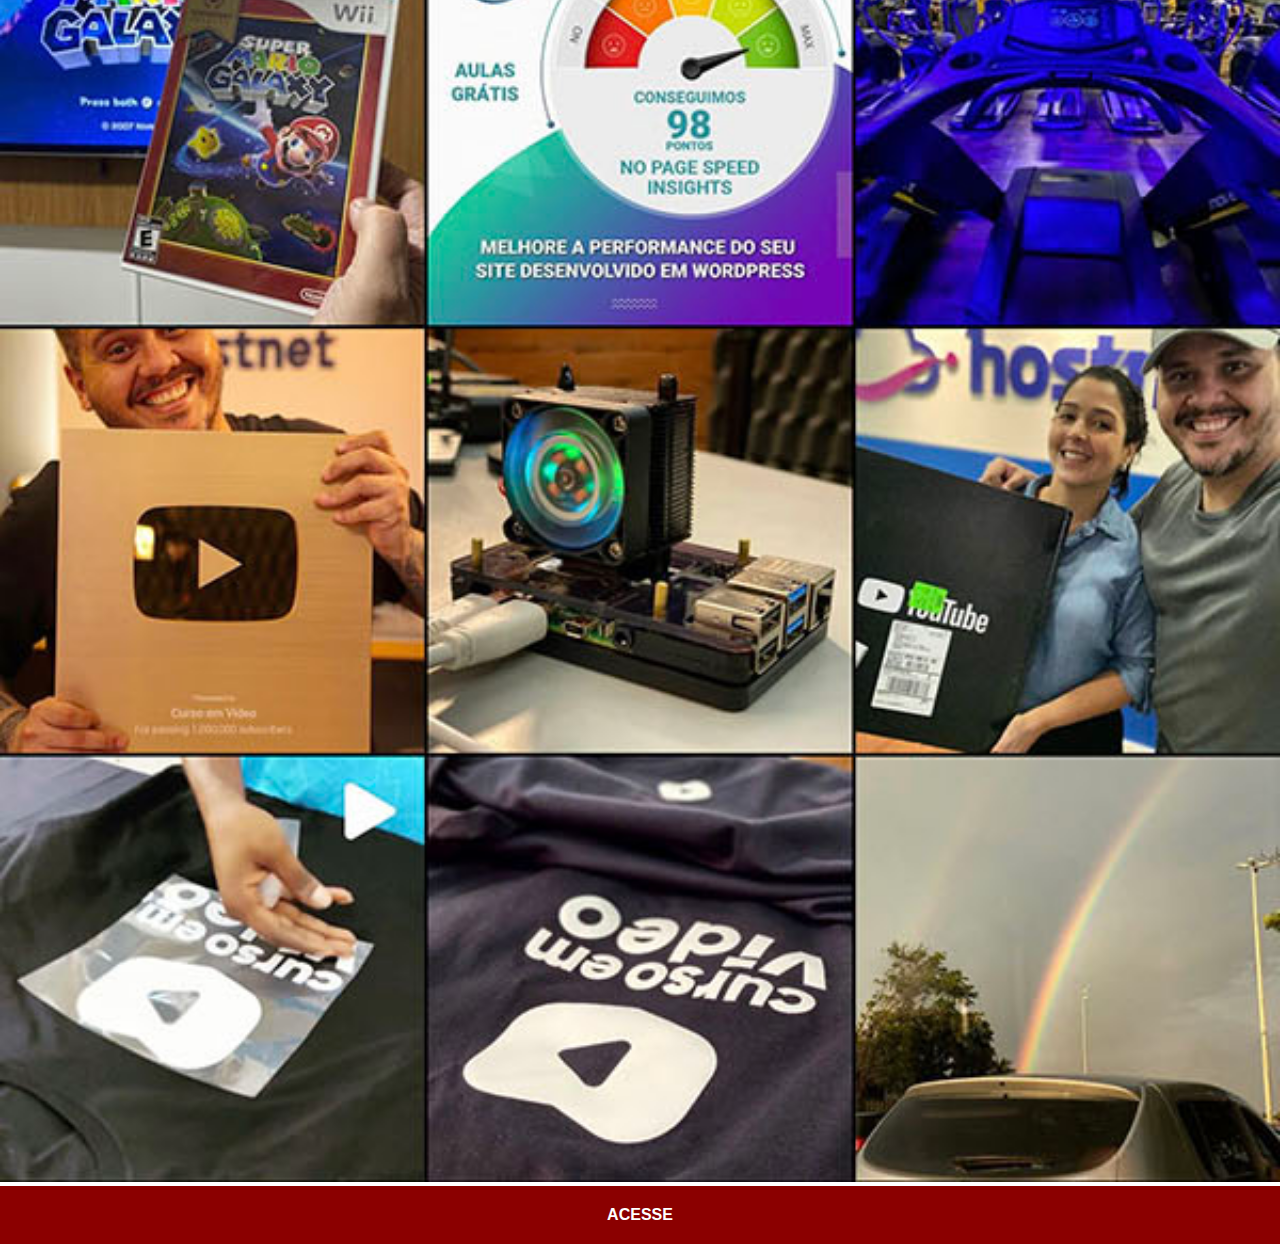
<file: instagram.html>
<!DOCTYPE html>
<html lang="pt-br">
<head>
    <meta charset="UTF-8">
    <meta http-equiv="X-UA-Compatible" content="IE=edge">
    <meta name="viewport" content="width=device-width, initial-scale=1.0">
    <title>Instagram</title>
    <link rel="stylesheet" href="estilos/social.css">
</head>
<body>
    <img src="imagens/tela-instagram.jpg" alt="Instagram">
    <a href="https://www.instagram.com/gustavoguanabara" target="_blank">ACESSE</a>
</body>
</html>
</file>
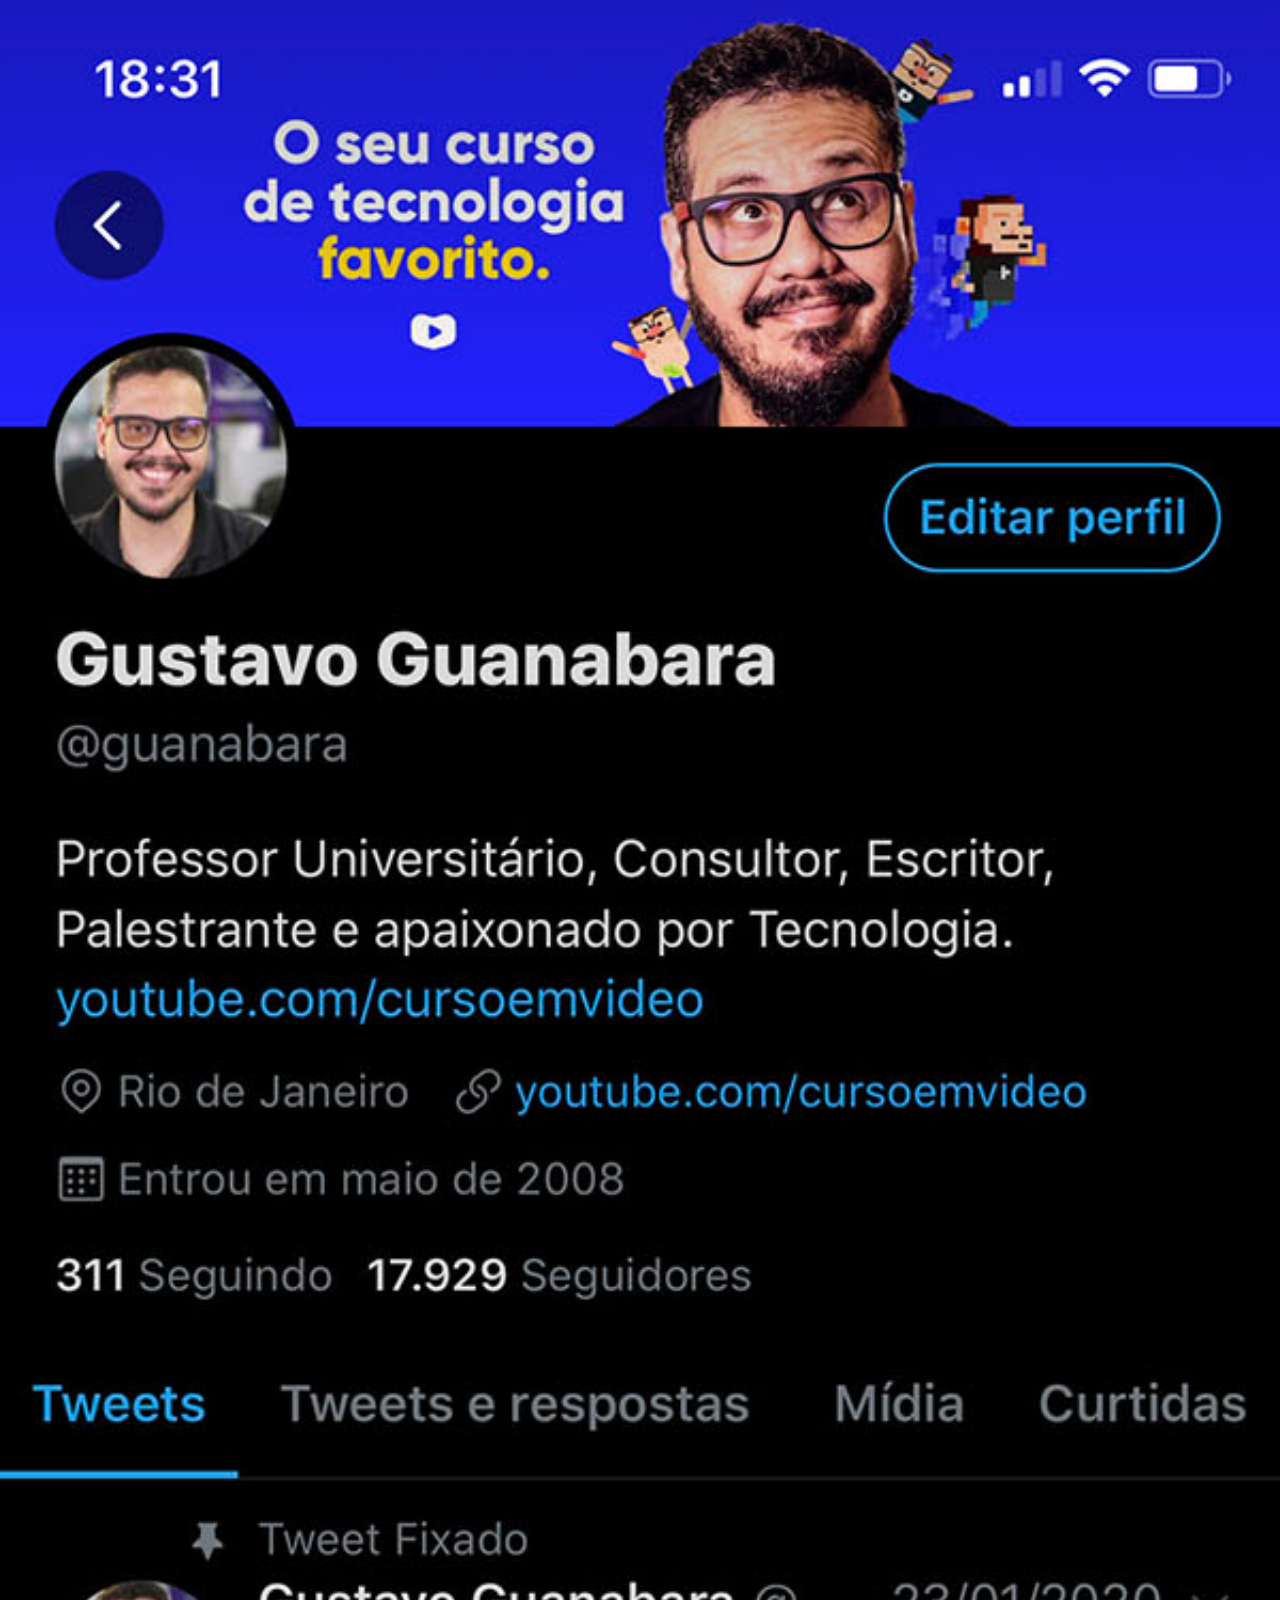
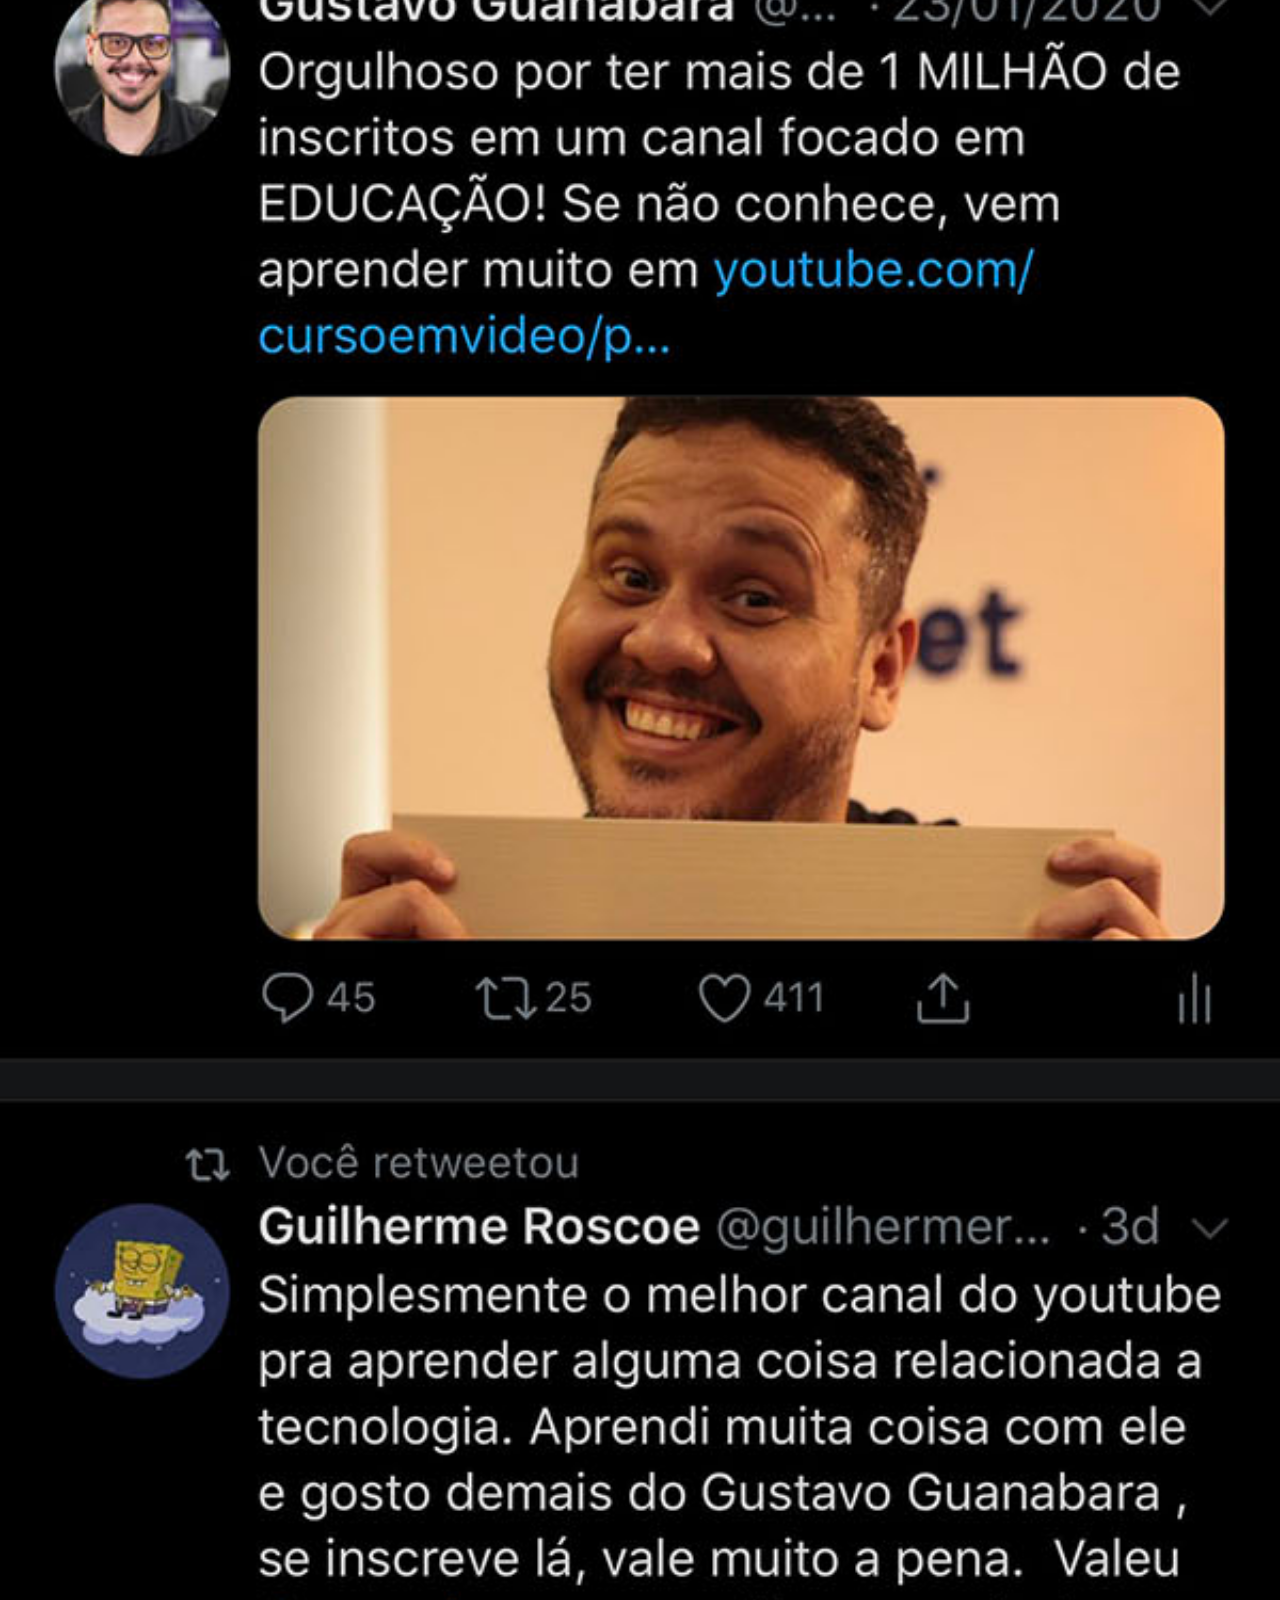
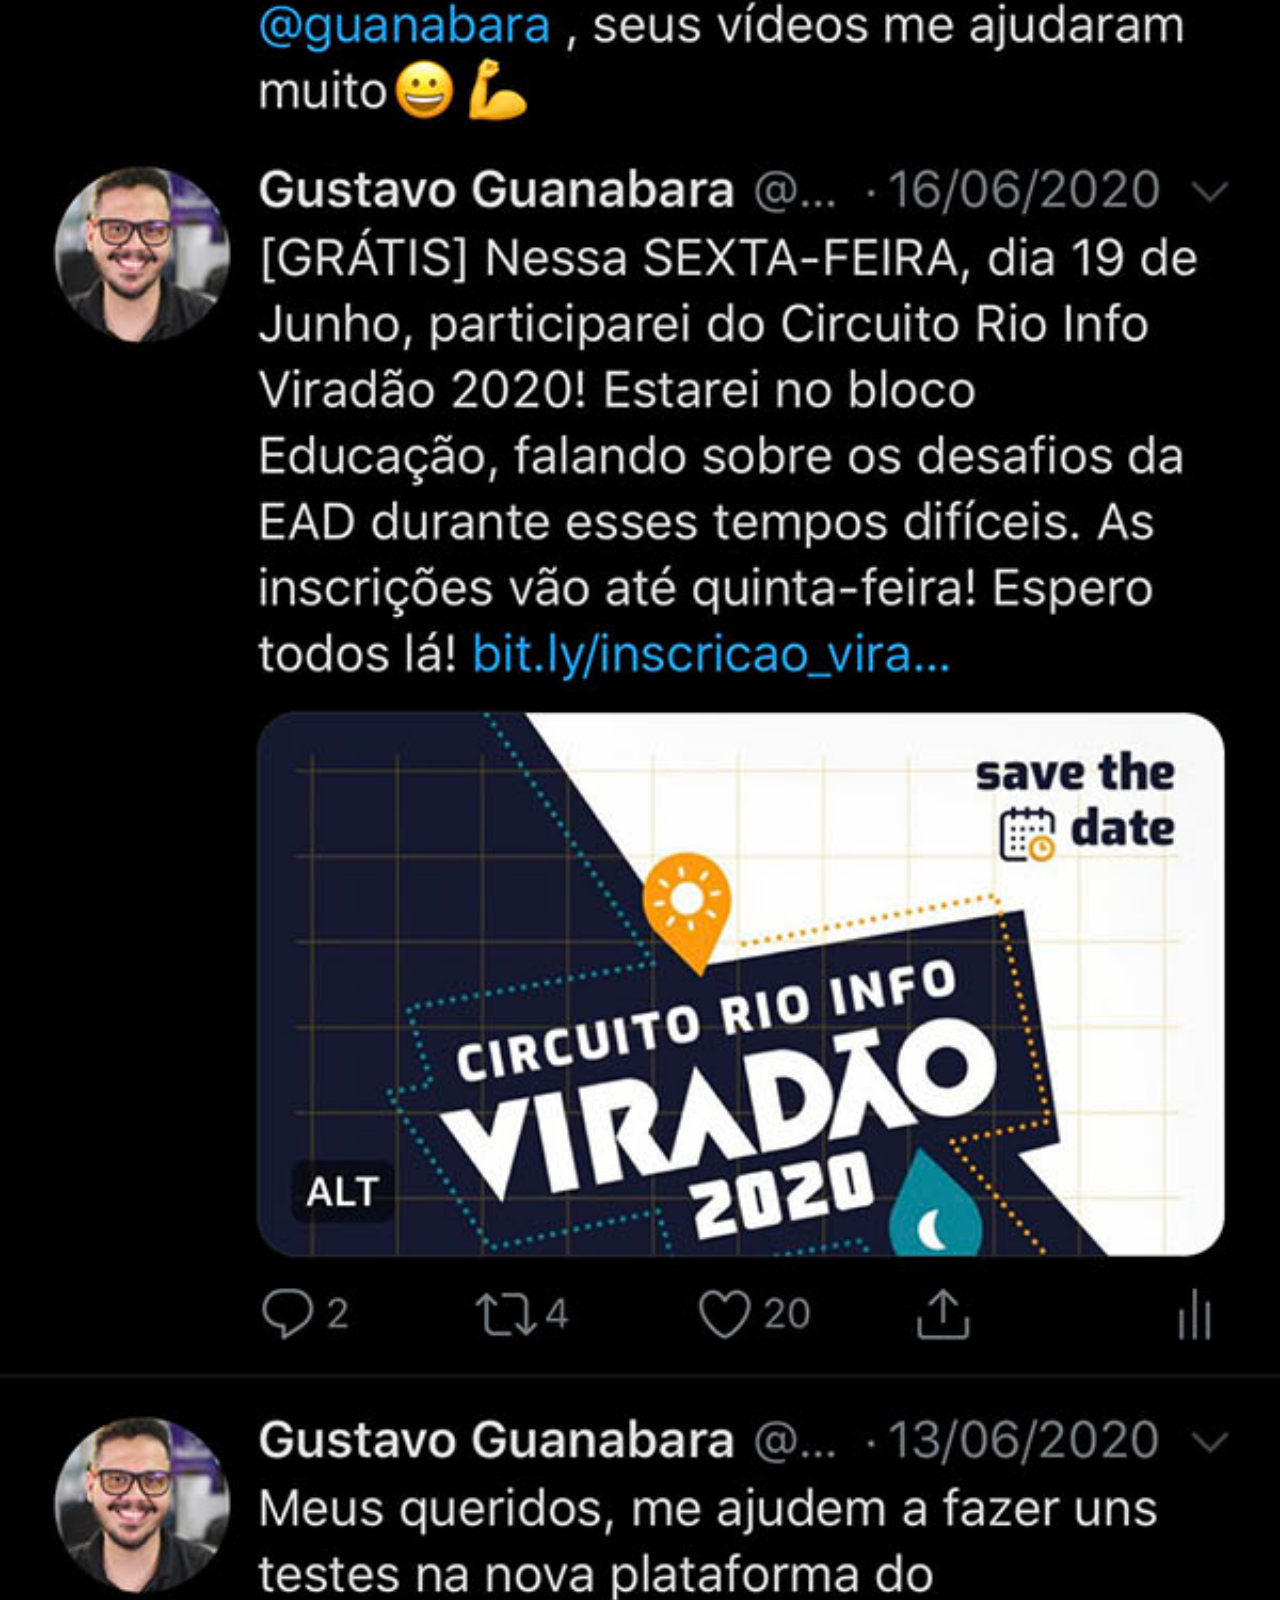
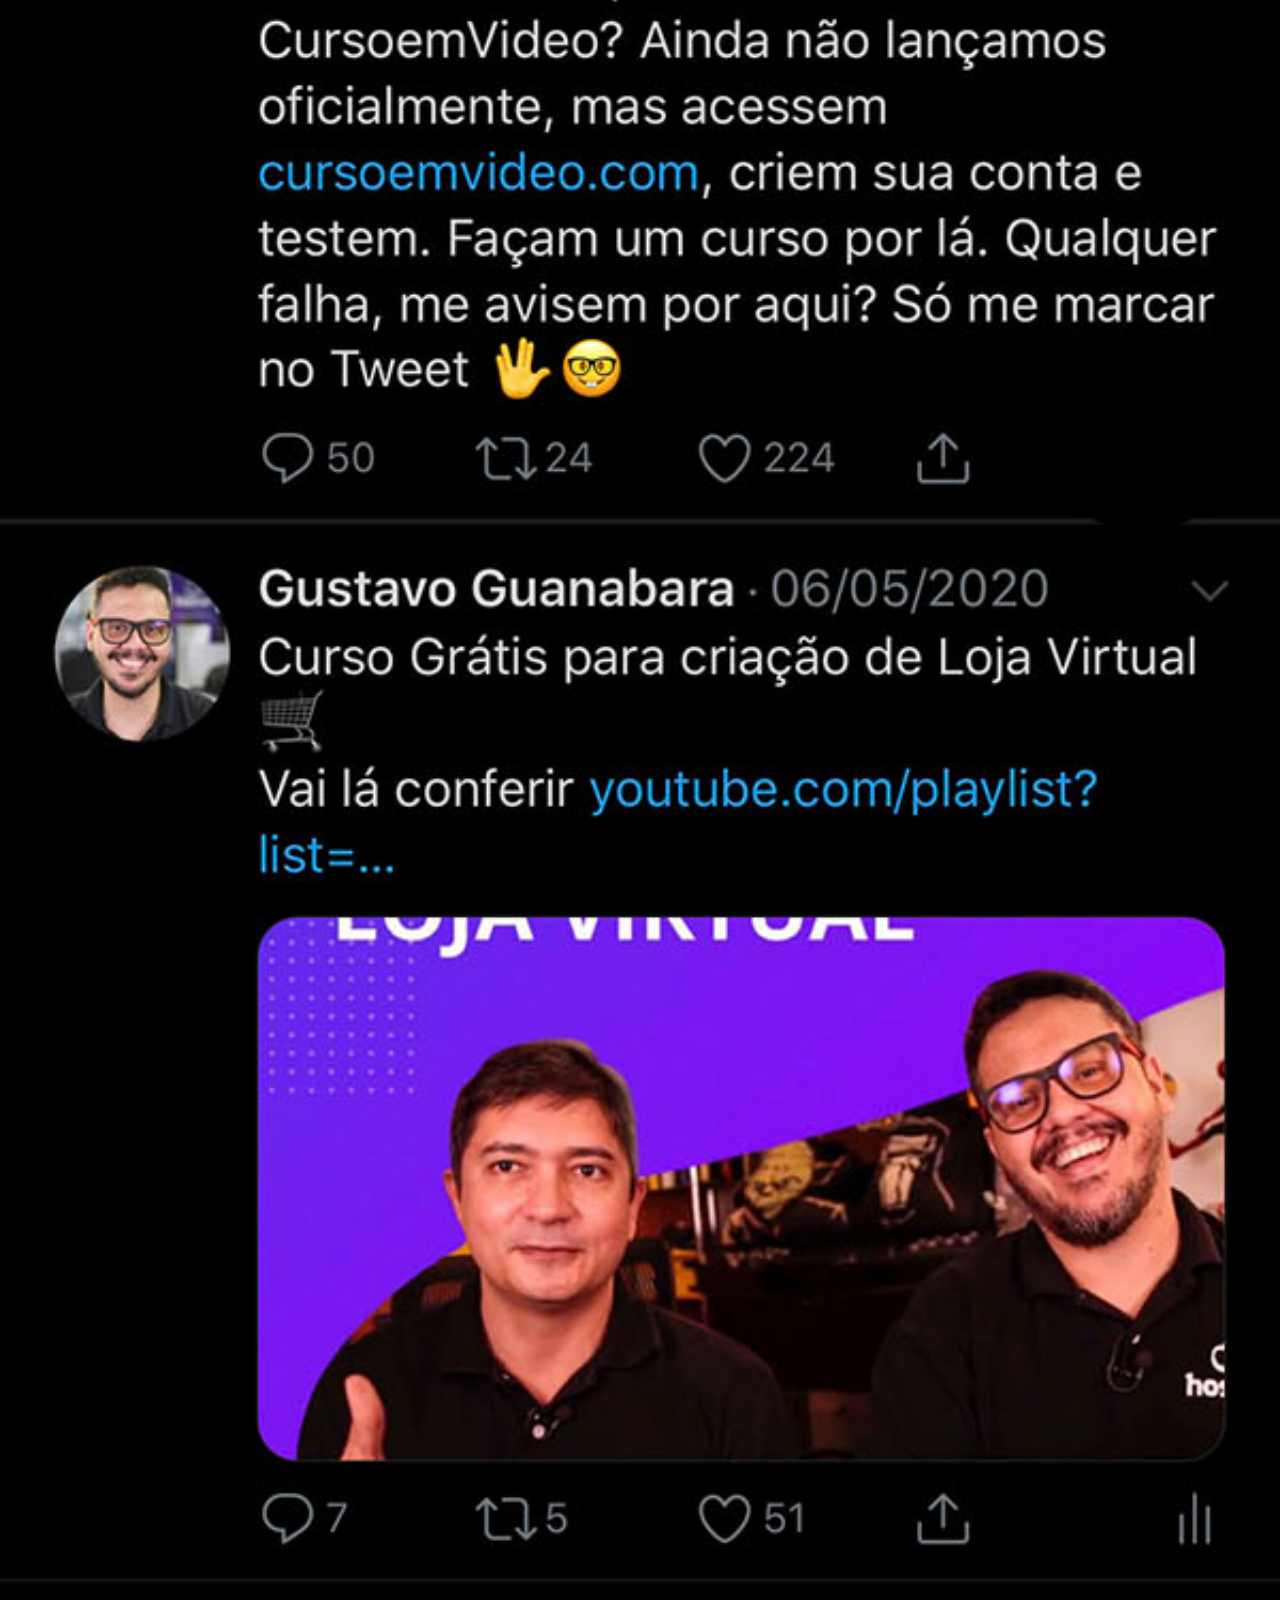
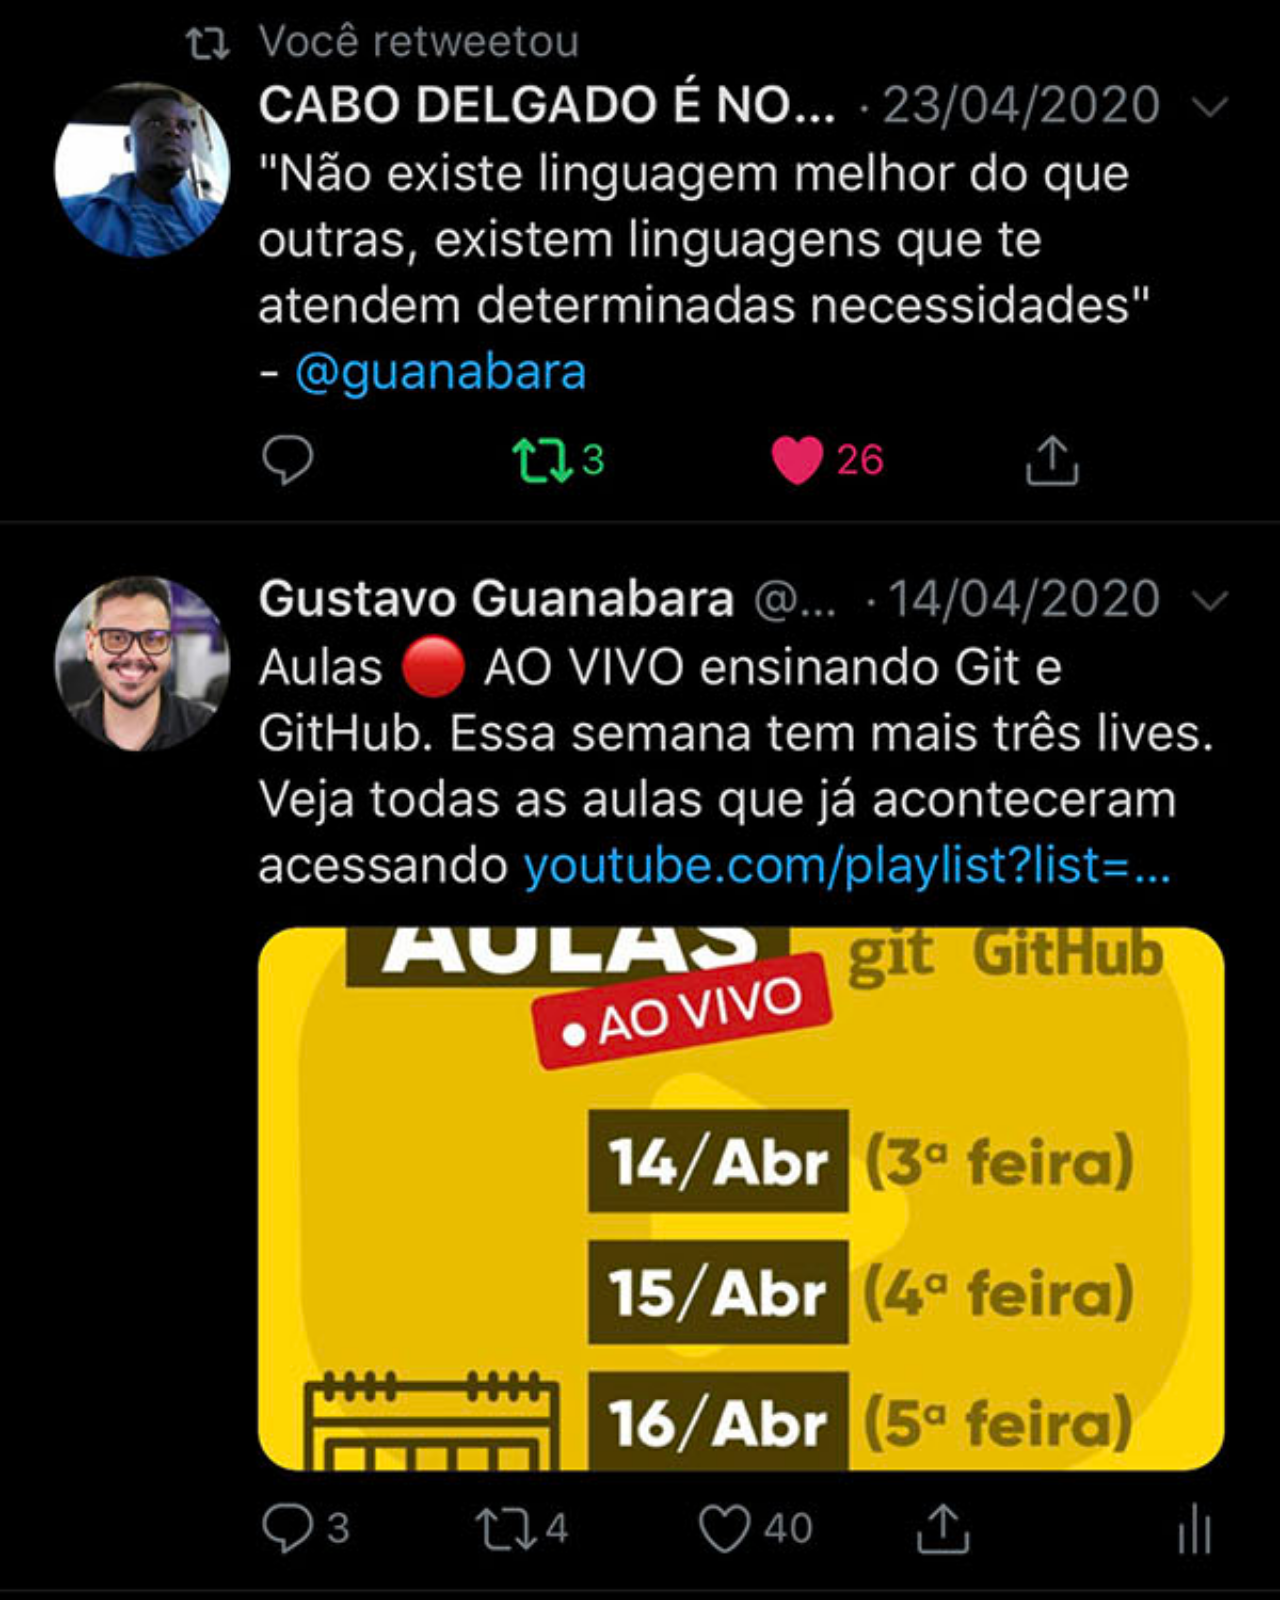
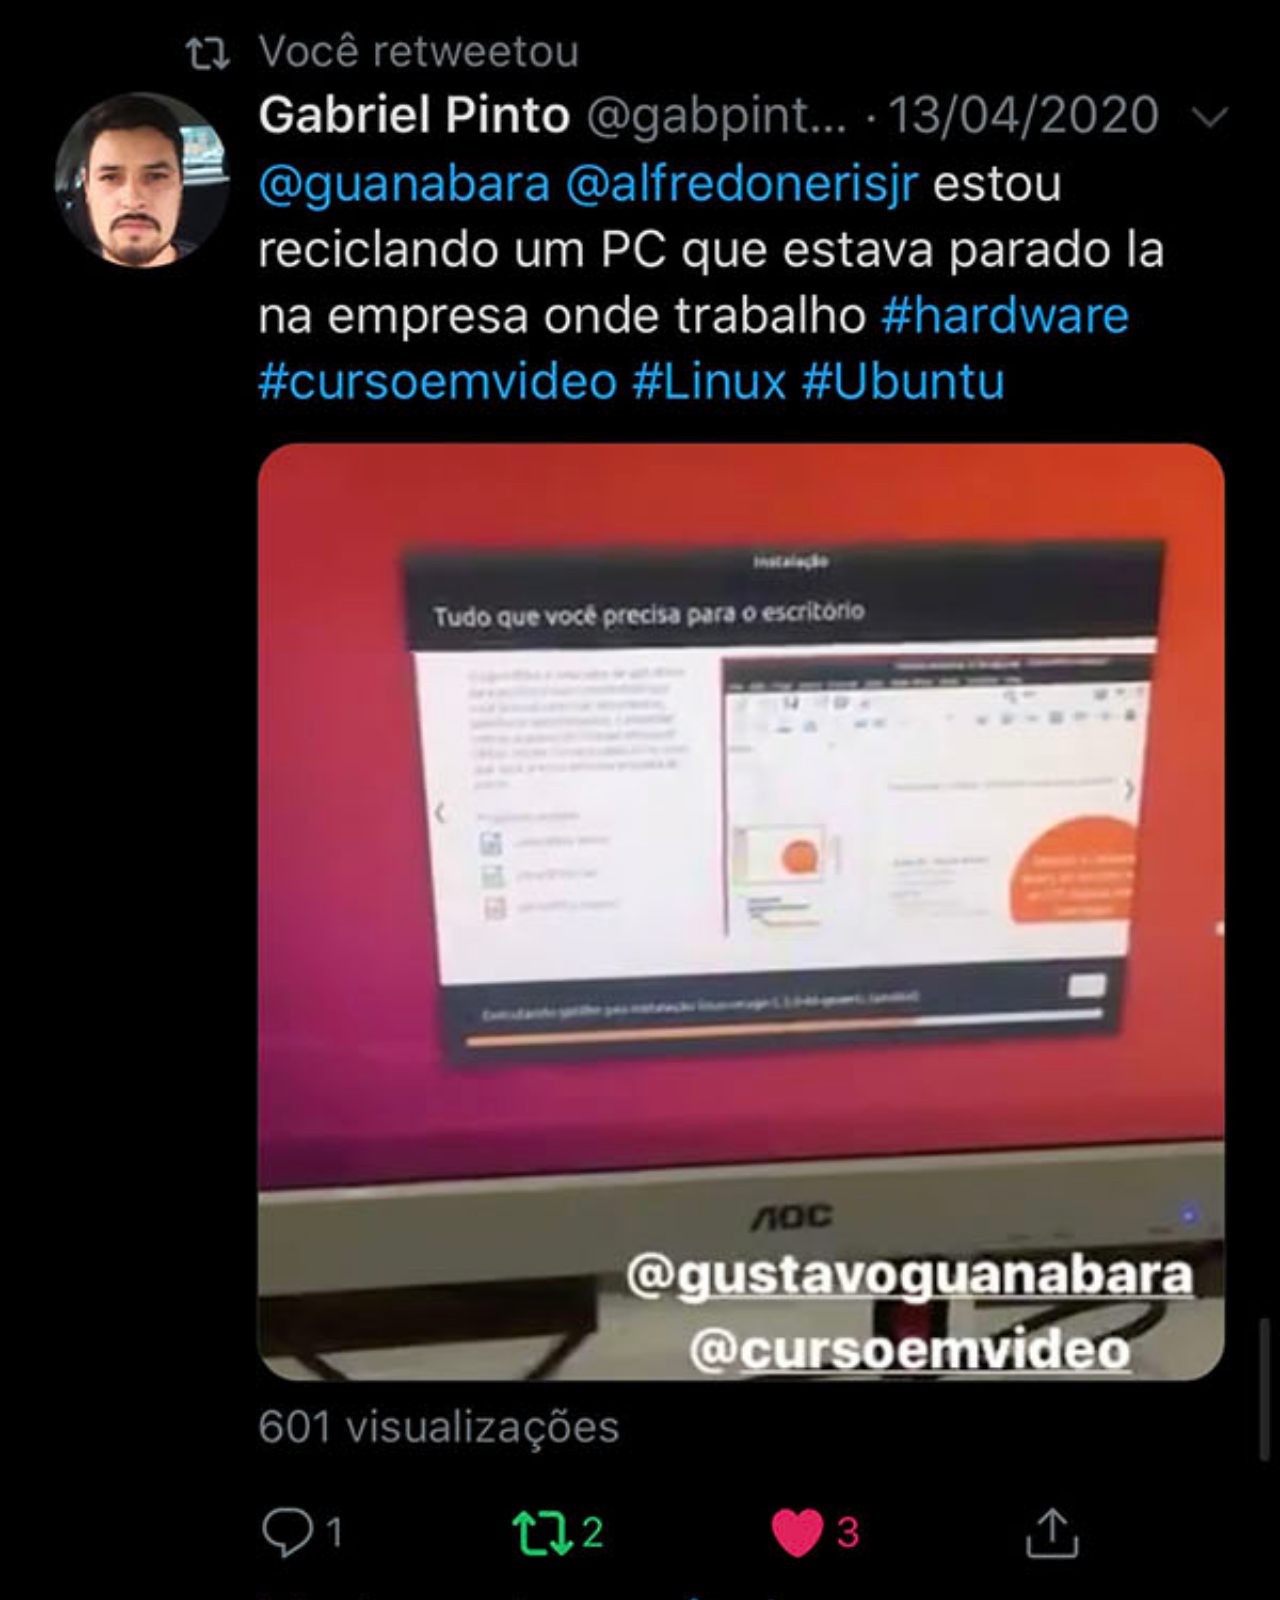
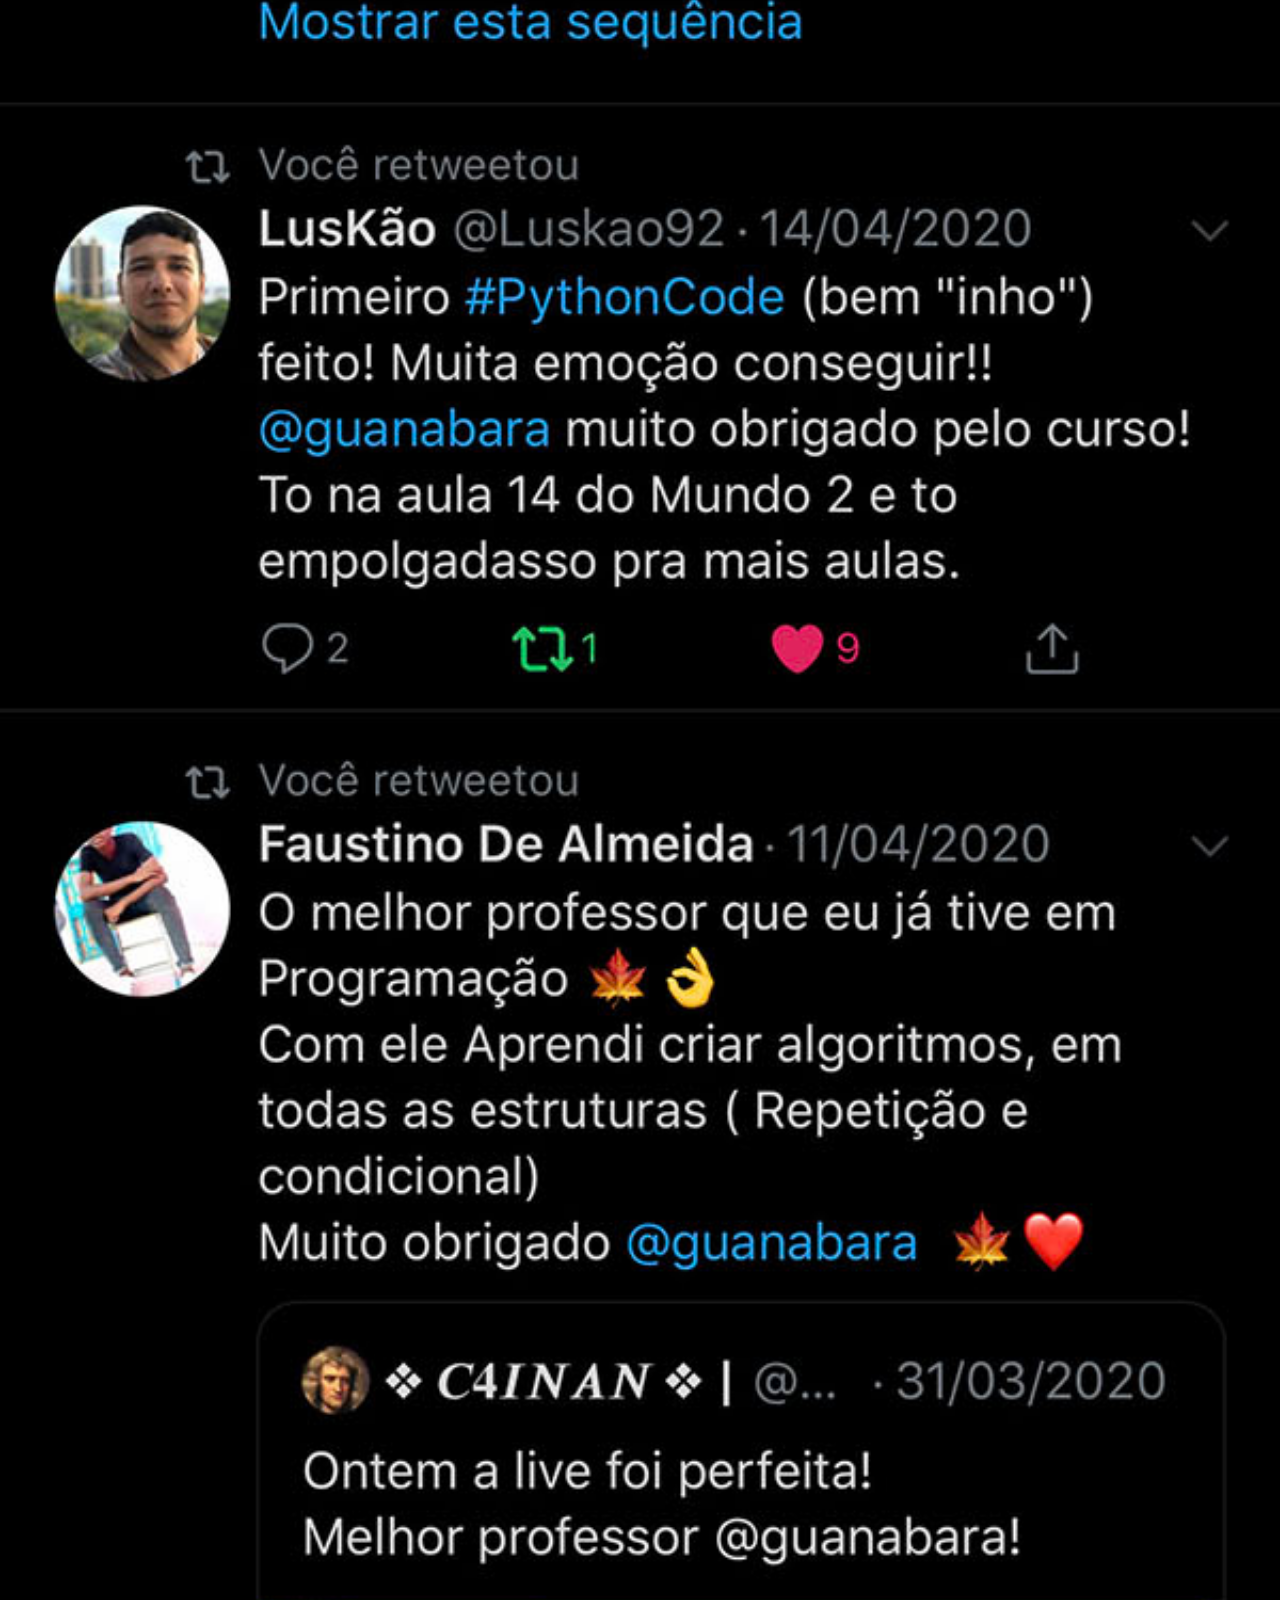
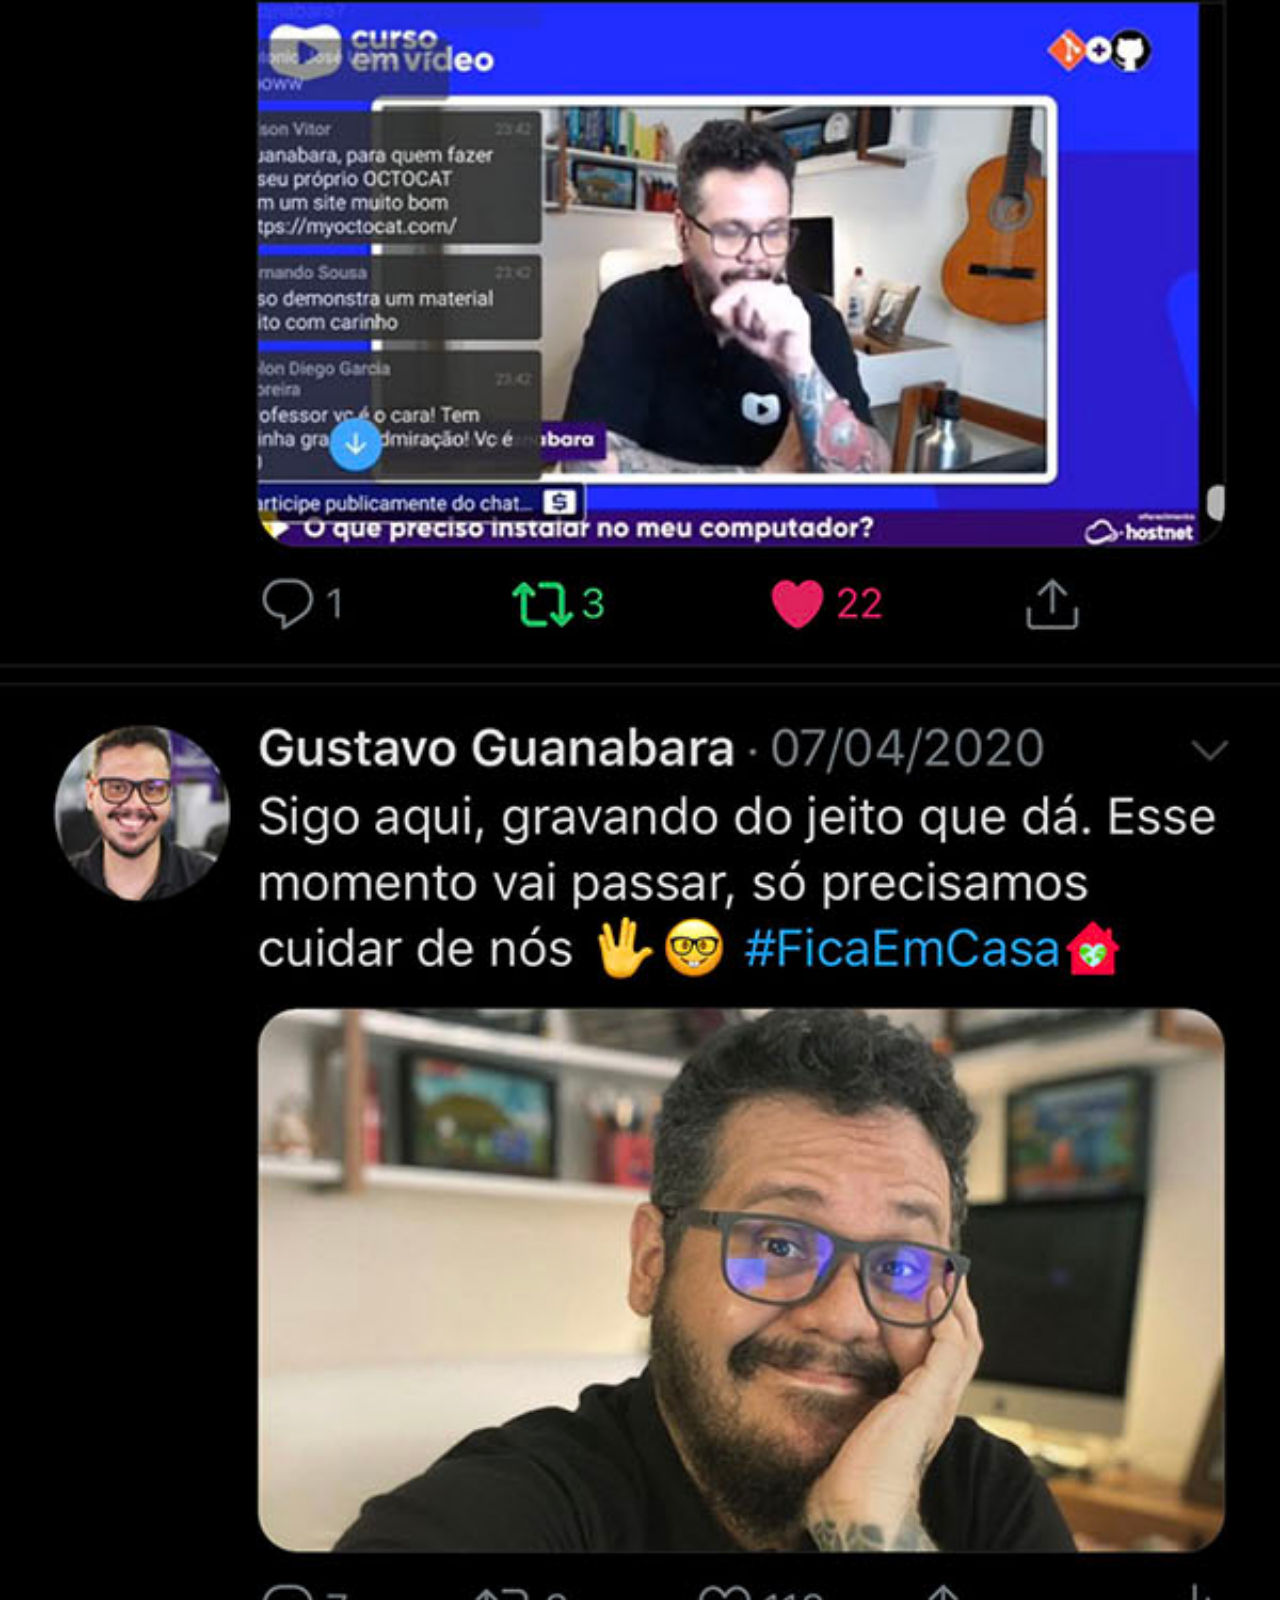
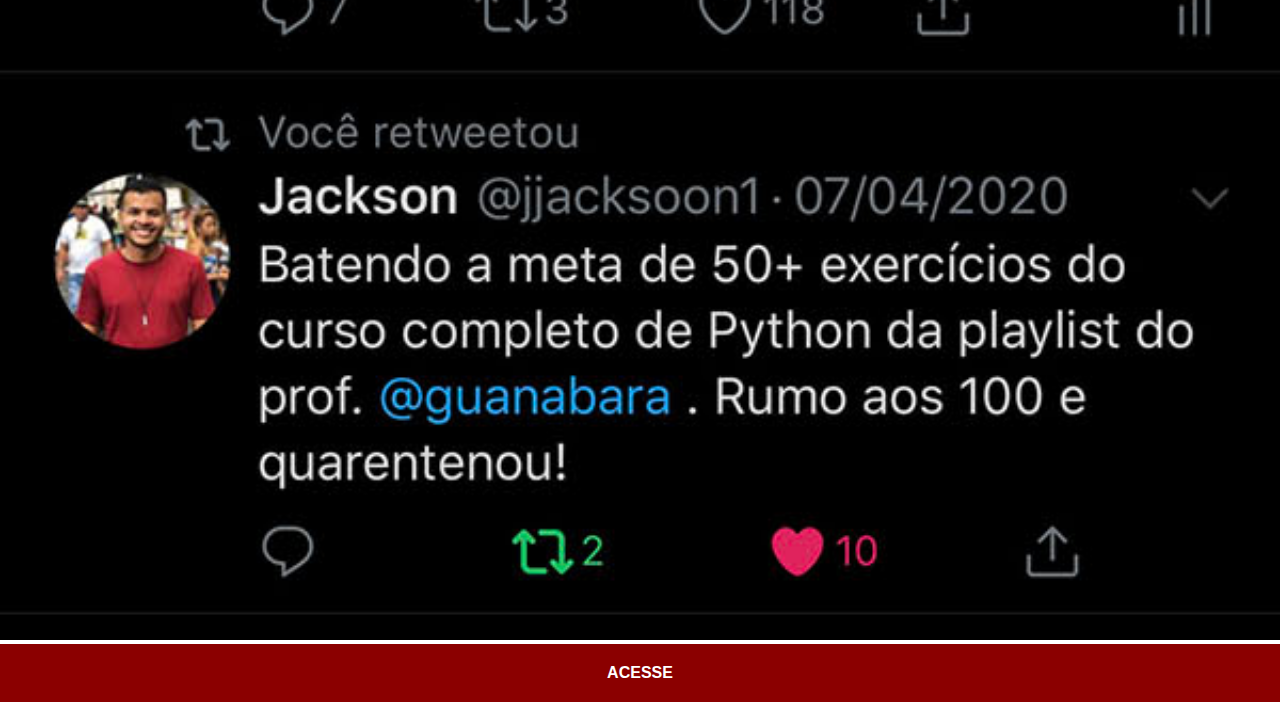
<file: twitter.html>
<!DOCTYPE html>
<html lang="pt-br">
<head>
    <meta charset="UTF-8">
    <meta http-equiv="X-UA-Compatible" content="IE=edge">
    <meta name="viewport" content="width=device-width, initial-scale=1.0">
    <title>Twitter</title>
    <link rel="stylesheet" href="estilos/social.css">
</head>
<body>
    <img src="imagens/tela-twitter.jpg" alt="Twitter">
    <a href="https://www.twitter.com.br" target="_blank">ACESSE</a>
    
</body>
</html>
</file>
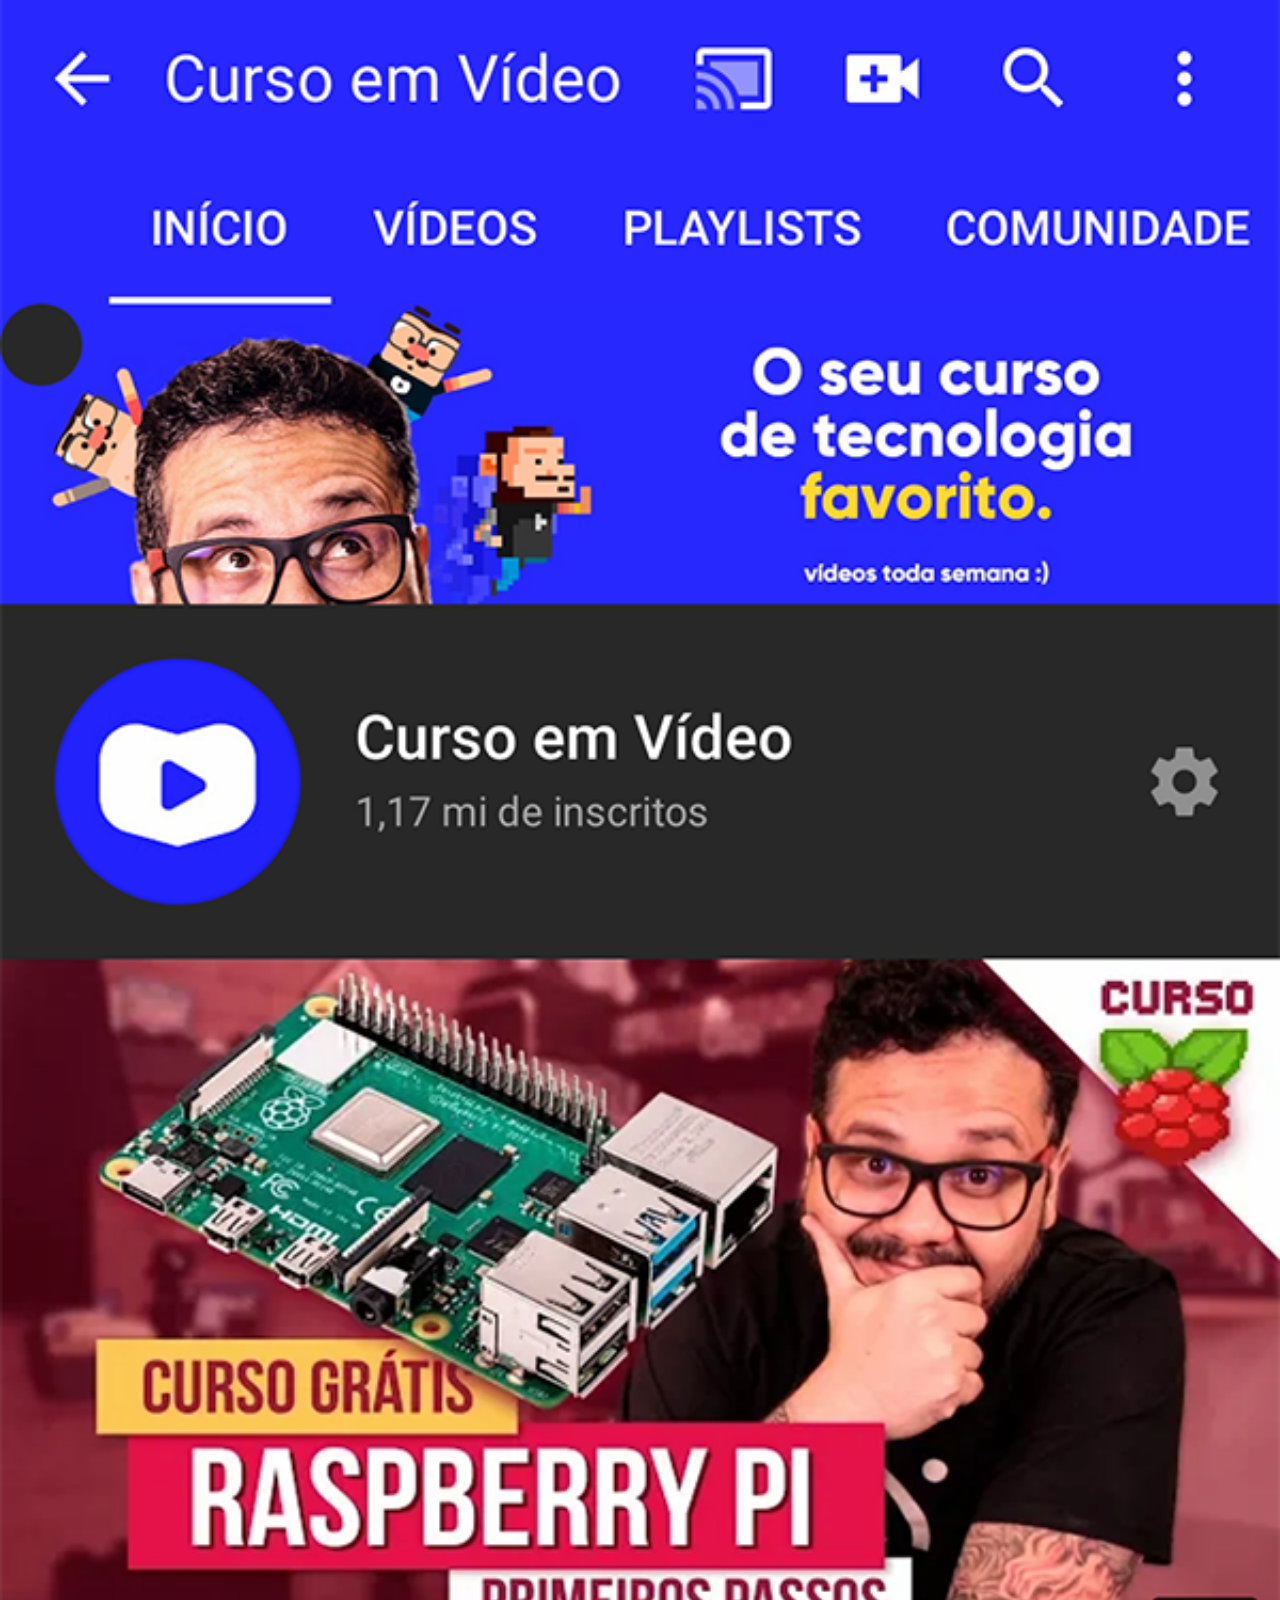
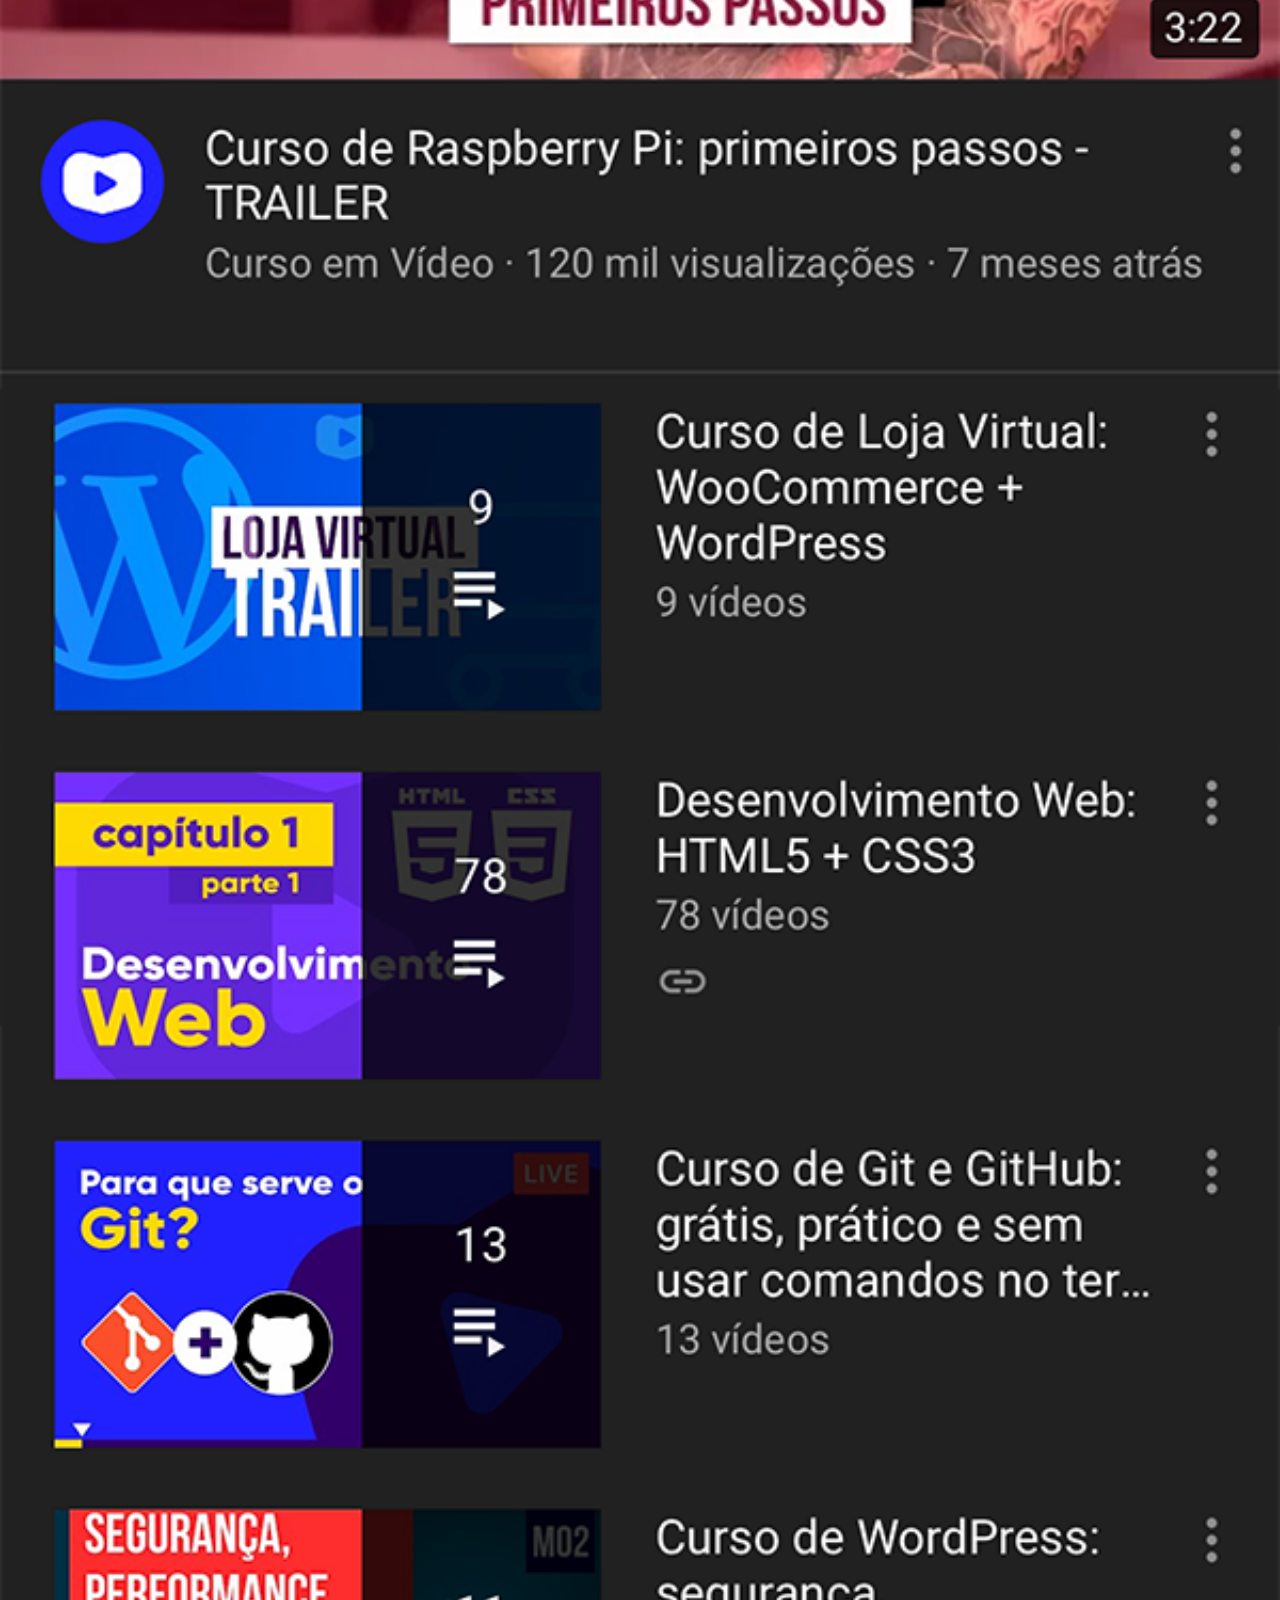
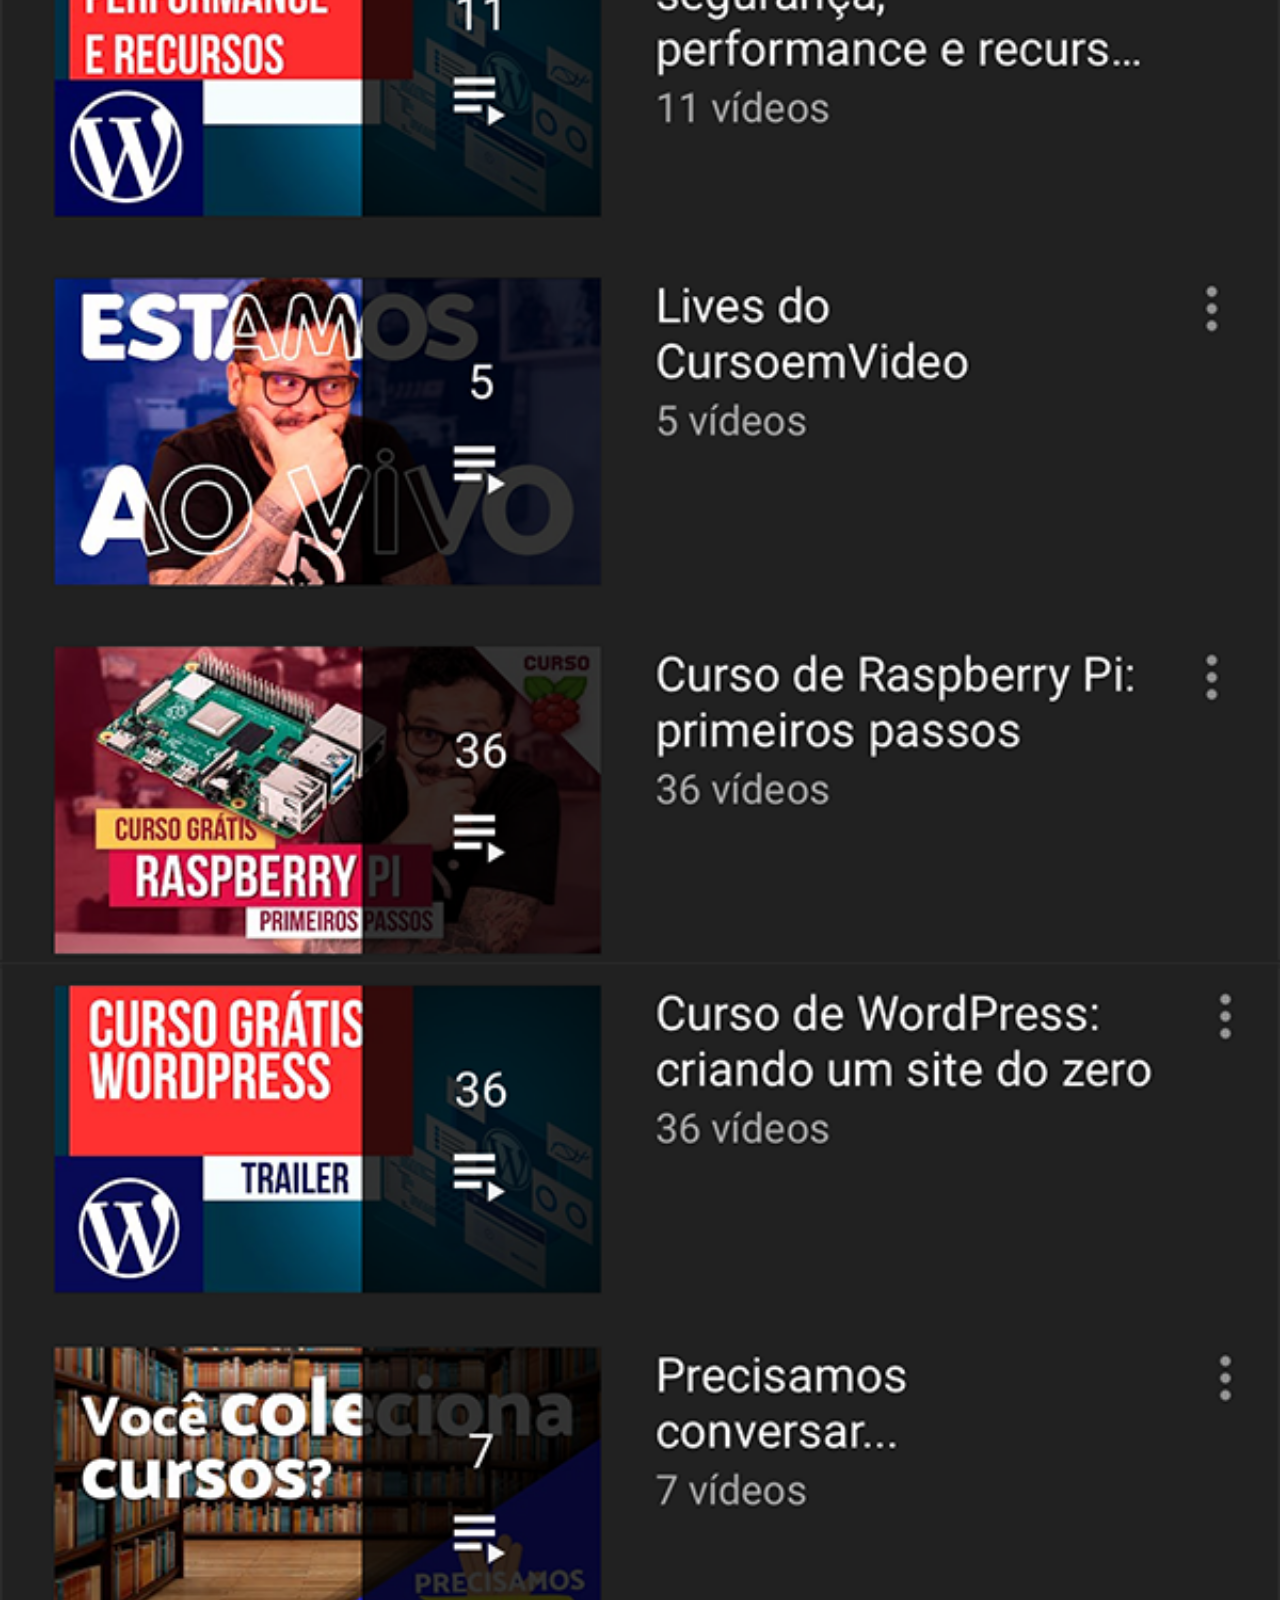
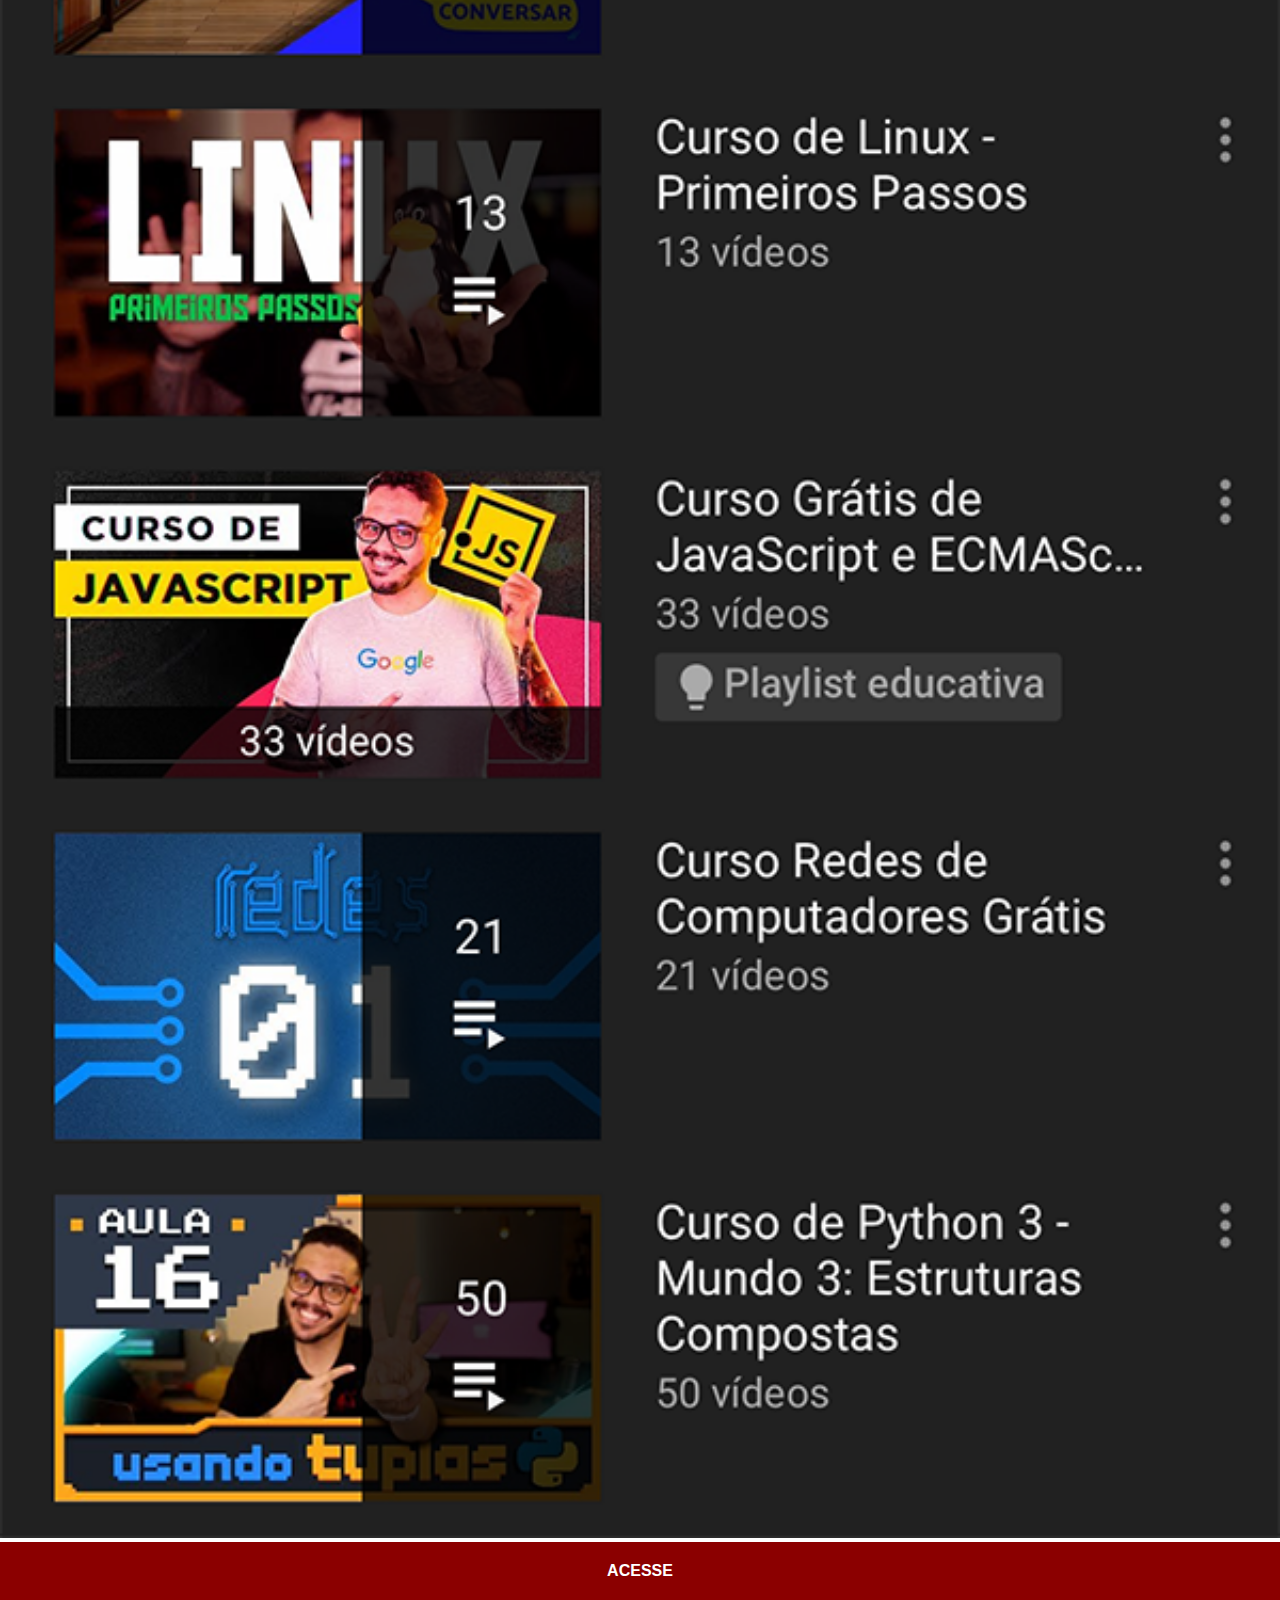
<file: youtube.html>
<!DOCTYPE html>
<html lang="pt-br">
<head>
    <meta charset="UTF-8">
    <meta http-equiv="X-UA-Compatible" content="IE=edge">
    <meta name="viewport" content="width=device-width, 
    initial-scale=1.0">
    <link rel="stylesheet" href="estilos/social.css">
    <title>You Tube</title>
    <style>
    </style>
</head>
<body>
    <img src="imagens/tela-youtube.png" alt="You tube">
    <a href="https://youtube.com" target="_blank"> ACESSE</a>
</body>
</html>
</file>
<file: estilos/style.css>
@charset "UTF8";

*{

    margin: 0px;
    padding: 0px;
    font-family: Arial, Helvetica, sans-serif;
}
    html,body {
        height: 100vh;
        width: 100vw;
        background-color: black;
    }
    body{
        background: url('../imagens/fundo-madeira.jpg') no-repeat top center;
        background-attachment: fixed;
        background-size: cover;
    }
    main {
        position: relative;
        height: 100vh;
    }
    #telefone{
        position: absolute;
        top: 50%;
        left: 50%;
        transform: translate(-50%,-50%);

        height: 627px;
        width: 311px ;
        background: url('../imagens/frame-iphone.png') no-repeat ;
    }#tela {
        position: relative;
        top: 80px;
        left: 22px;
        width: 268px;
        height: 471px;
    }
    #redes-sociais img {
        width: 50px;
        margin: 10px;
        border-radius: 50%;
        box-shadow: 2px 2px 5px rgba(0, 0, 0, 0.415);
        box-sizing: border-box;
    }
        #redes-sociais {
            text-align: right;
        }
        #redes-sociais img:hover {
            border: 2px solid white;
            transform: translate(-3px, -3px);
            box-shadow: 5px 5px 10px rgba(0, 0, 0, 0.601);
            transition: transform .3s border .4s;
        }
</file>
<file: estilos/social.css>
@charset "UTF8";
       
* {
    margin: 0px;
    padding: 0px;
    font-family: Arial, Helvetica, sans-serif;

}
::-webkit-scrollbar {
    width: 0px;
    height: opx;
}
img{
    width: 100vw;
}
a{
    display: block;
    background-color: darkred;
    color: white;
    padding: 20px;
    text-align: center;
    font-weight: bolder;
    text-decoration: none;

}
    a:hover {
        background-color: red;
    }
</file>
